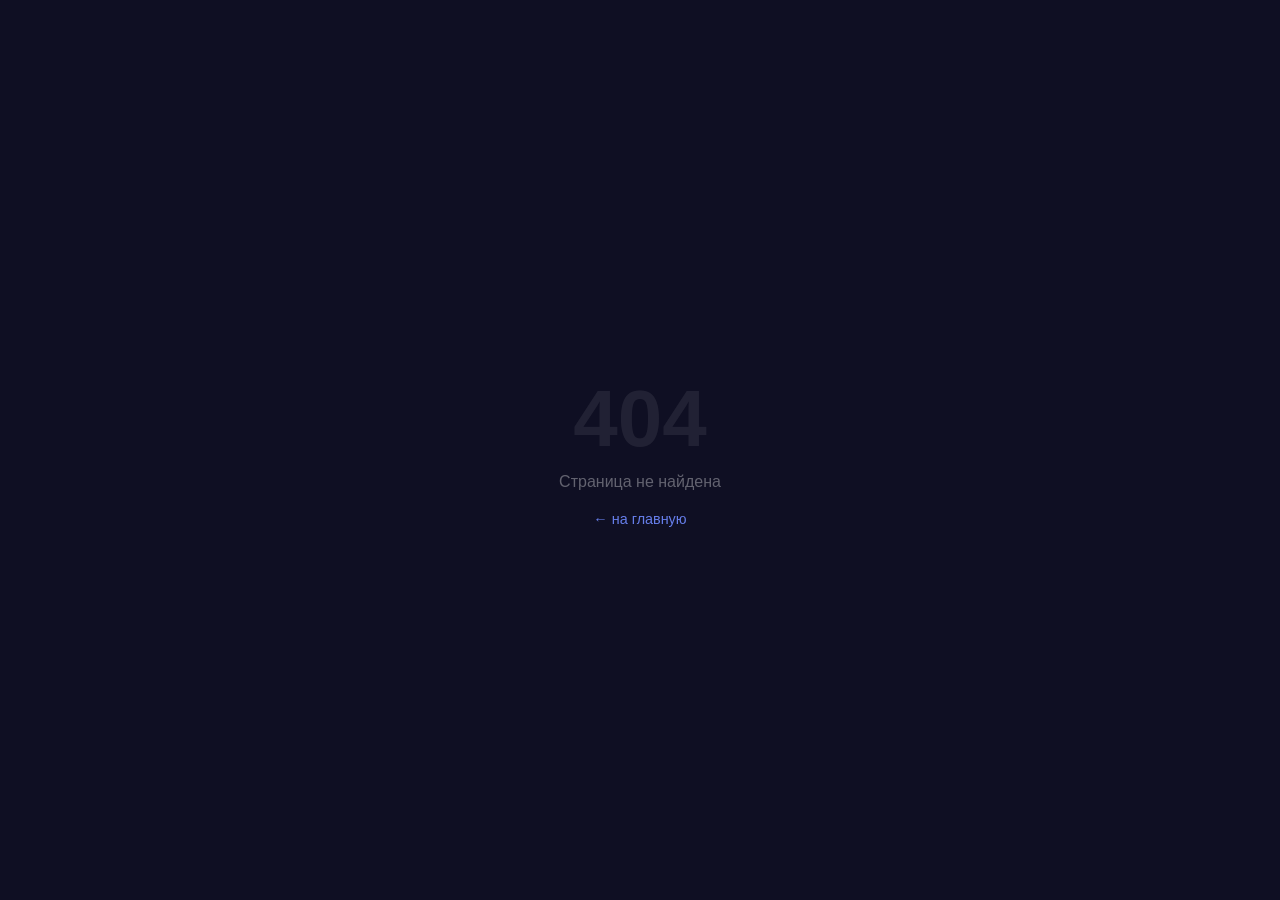
<file: dashboard.html>
﻿<!DOCTYPE html>
<html lang="ru">
<head>
    <meta charset="UTF-8">
    <meta name="viewport" content="width=device-width, initial-scale=1.0">
    <title>404 — Страница не найдена</title>
    <style>
        * { margin: 0; padding: 0; box-sizing: border-box; }
        body { font-family: "Segoe UI", sans-serif; background: #0f0f23; color: #fff;
               display: flex; align-items: center; justify-content: center; height: 100vh; }
        h1 { font-size: 5rem; color: rgba(255,255,255,0.08); font-weight: 700; }
        p  { color: rgba(255,255,255,0.35); font-size: 1rem; margin-top: 8px; }
        a  { color: #667eea; text-decoration: none; margin-top: 20px; display: inline-block; font-size: 0.9rem; }
    </style>
</head>
<body>
    <div style="text-align:center">
        <h1>404</h1>
        <p>Страница не найдена</p>
        <a href="https://nodum-tech.github.io/Nodum_site/">← на главную</a>
    </div>
</body>
</html>
</file>
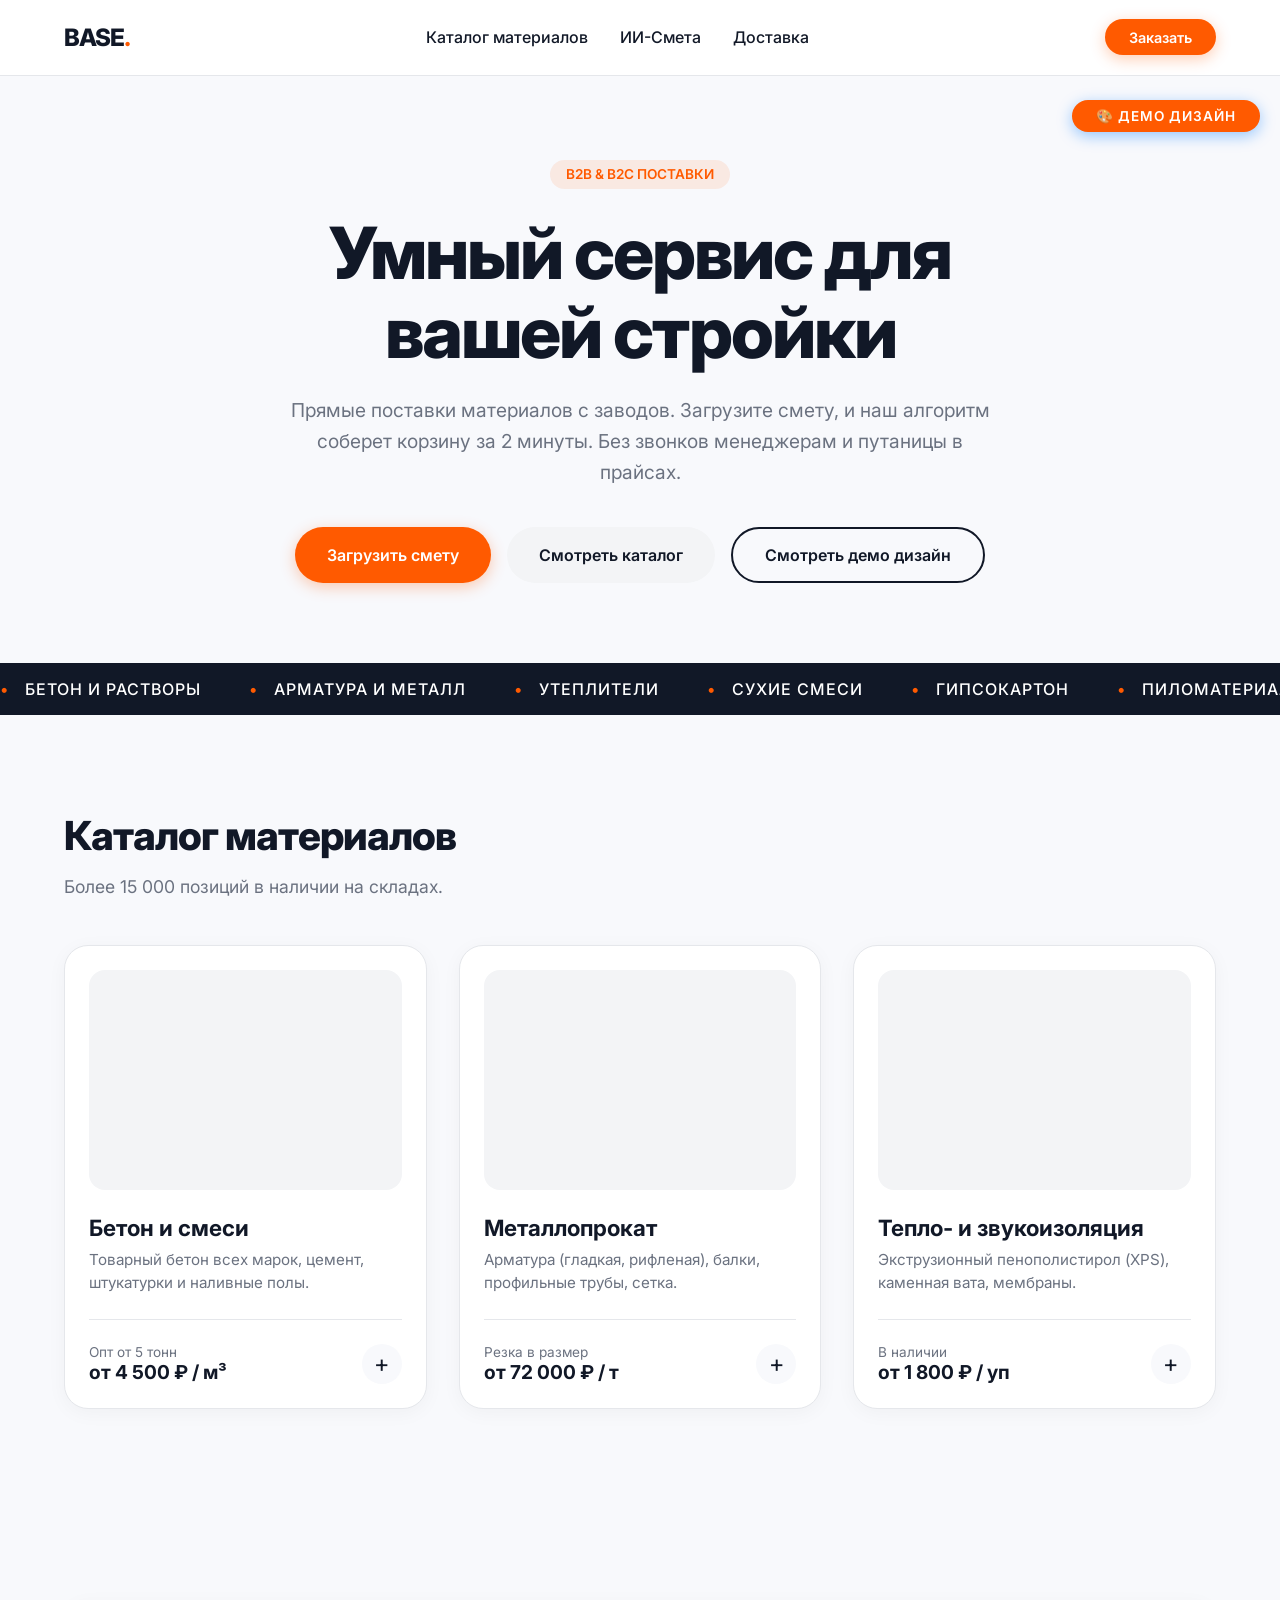
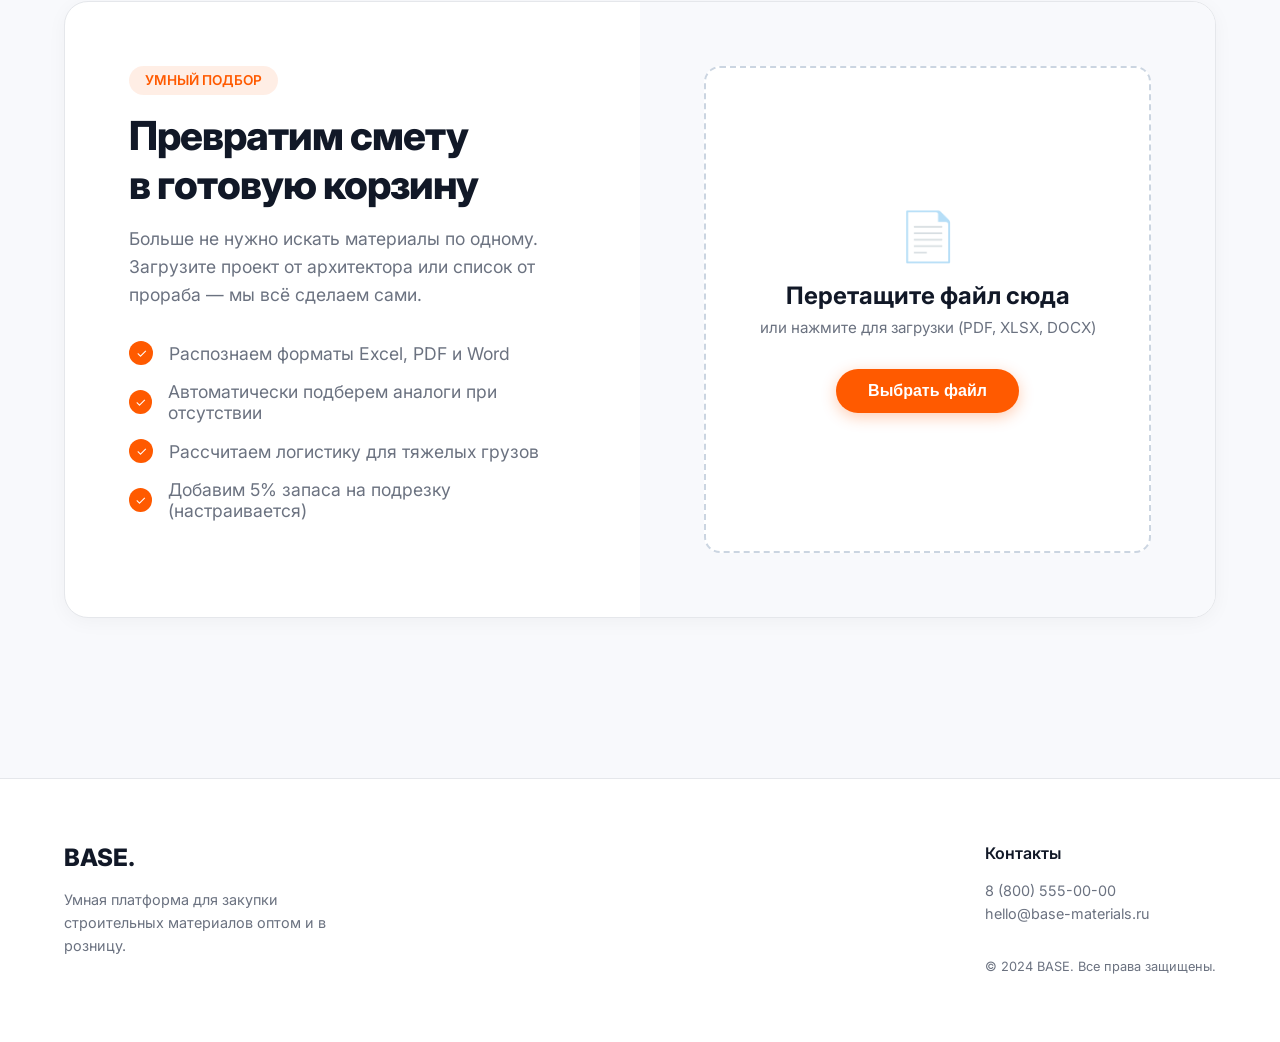
<file: lending_simply/base_stroy.html>
<!DOCTYPE html>
<html lang="ru">
<head>
    <meta charset="UTF-8">
    <meta name="viewport" content="width=device-width, initial-scale=1.0">
    <title>BASE | Умные поставки стройматериалов</title>
    <!-- Используем чистый, читаемый гротеск Inter -->
    <link href="https://fonts.googleapis.com/css2?family=Inter:wght@400;500;600;700;800&display=swap" rel="stylesheet">
    
    <style>
        :root {
            --bg-main: #f8f9fc;
            --surface: #ffffff;
            --text-dark: #111827;
            --text-muted: #6b7280;
            --accent: #FF5A00; /* Яркий строительный оранжевый */
            --accent-hover: #e04e00;
            --border: #e5e7eb;
            --radius-lg: 24px;
            --radius-md: 16px;
            --radius-sm: 8px;
            --shadow: 0 4px 20px rgba(0, 0, 0, 0.04);
            --shadow-hover: 0 12px 30px rgba(0, 0, 0, 0.08);
        }

        * { margin: 0; padding: 0; box-sizing: border-box; }

        body {
            background-color: var(--bg-main);
            color: var(--text-dark);
            font-family: 'Inter', sans-serif;
            -webkit-font-smoothing: antialiased;
            overflow-x: hidden;
        }

        /* --- БАЗОВЫЕ ЭЛЕМЕНТЫ --- */
        .btn {
            display: inline-flex;
            align-items: center;
            justify-content: center;
            padding: 1rem 2rem;
            border-radius: 100px;
            font-size: 1rem;
            font-weight: 600;
            text-decoration: none;
            transition: all 0.3s ease;
            cursor: pointer;
            border: none;
        }

        .btn-primary {
            background-color: var(--accent);
            color: white;
            box-shadow: 0 4px 15px rgba(255, 90, 0, 0.3);
        }

        .btn-primary:hover {
            background-color: var(--accent-hover);
            transform: translateY(-2px);
            box-shadow: 0 6px 20px rgba(255, 90, 0, 0.4);
        }

        .btn-secondary {
            background-color: #f3f4f6;
            color: var(--text-dark);
        }

        .btn-secondary:hover {
            background-color: #e5e7eb;
        }

        .tag {
            background: rgba(255, 90, 0, 0.1);
            color: var(--accent);
            padding: 0.4rem 1rem;
            border-radius: 100px;
            font-size: 0.85rem;
            font-weight: 600;
            display: inline-block;
        }

        /* --- ШАПКА --- */
        header {
            position: fixed;
            top: 0; left: 0; right: 0;
            background: rgba(255, 255, 255, 0.9);
            backdrop-filter: blur(12px);
            padding: 1.2rem 5%;
            display: flex;
            justify-content: space-between;
            align-items: center;
            z-index: 100;
            border-bottom: 1px solid var(--border);
        }

        .logo {
            font-size: 1.5rem;
            font-weight: 800;
            letter-spacing: -1px;
            color: var(--text-dark);
        }

        .logo span { color: var(--accent); }

        .nav-links {
            display: flex;
            gap: 2rem;
        }

        .nav-links a {
            color: var(--text-dark);
            text-decoration: none;
            font-weight: 500;
            transition: color 0.2s;
        }

        .nav-links a:hover { color: var(--accent); }

        /* --- ГЛАВНЫЙ ЭКРАН (HERO) --- */
        .hero {
            padding: 10rem 5% 5rem;
            display: flex;
            flex-direction: column;
            align-items: center;
            text-align: center;
            max-width: 1000px;
            margin: 0 auto;
        }

        .hero h1 {
            font-size: clamp(2.5rem, 6vw, 4.5rem);
            font-weight: 800;
            line-height: 1.1;
            letter-spacing: -2px;
            margin: 1.5rem 0;
        }

        .hero p {
            font-size: 1.2rem;
            color: var(--text-muted);
            line-height: 1.6;
            margin-bottom: 2.5rem;
            max-width: 700px;
        }

        .hero-actions {
            display: flex;
            gap: 1rem;
        }

        /* --- БЕГУЩАЯ СТРОКА --- */
        .ticker-wrap {
            background: var(--text-dark);
            padding: 1rem 0;
            overflow: hidden;
            width: 100%;
        }

        .ticker {
            display: flex;
            white-space: nowrap;
            animation: scroll 25s linear infinite;
        }

        .ticker span {
            color: white;
            font-size: 1rem;
            font-weight: 500;
            margin-right: 3rem;
            text-transform: uppercase;
            letter-spacing: 1px;
        }

        .ticker span::before {
            content: '•';
            color: var(--accent);
            margin-right: 1rem;
        }

        @keyframes scroll {
            0% { transform: translateX(0); }
            100% { transform: translateX(-50%); }
        }

        @keyframes fadeInUp {
            from { opacity: 0; transform: translateY(20px); }
            to { opacity: 1; transform: translateY(0); }
        }

        /* --- DEMO BADGE --- */
        .demo-badge {
            position: fixed;
            top: 100px;
            right: 20px;
            background: var(--accent);
            color: white;
            padding: 0.5rem 1.5rem;
            border-radius: 100px;
            font-size: 0.85rem;
            font-weight: 600;
            text-transform: uppercase;
            letter-spacing: 1px;
            z-index: 1000;
            box-shadow: 0 4px 15px rgba(0, 122, 255, 0.4);
        }

        .return-btn {
            position: fixed;
            bottom: 30px;
            right: 20px;
            background: var(--text-dark);
            color: white;
            padding: 1rem 2rem;
            border-radius: 100px;
            font-size: 0.9rem;
            font-weight: 600;
            z-index: 1000;
            box-shadow: 0 4px 20px rgba(0,0,0,0.2);
            transition: all 0.3s ease;
            text-decoration: none;
        }

        .return-btn:hover {
            background: var(--accent);
            transform: translateY(-2px);
        }

        /* --- КАТАЛОГ (КАРТОЧКИ) --- */
        .catalog {
            padding: 6rem 5%;
            max-width: 1400px;
            margin: 0 auto;
        }

        .section-title {
            font-size: 2.5rem;
            font-weight: 800;
            margin-bottom: 1rem;
            letter-spacing: -1px;
        }

        .section-subtitle {
            color: var(--text-muted);
            font-size: 1.1rem;
            margin-bottom: 3rem;
        }

        .grid {
            display: grid;
            grid-template-columns: repeat(auto-fit, minmax(320px, 1fr));
            gap: 2rem;
        }

        .card {
            background: var(--surface);
            border-radius: var(--radius-lg);
            border: 1px solid var(--border);
            padding: 1.5rem;
            box-shadow: var(--shadow);
            transition: all 0.3s ease;
        }

        .card:hover {
            transform: translateY(-5px);
            box-shadow: var(--shadow-hover);
            border-color: #d1d5db;
        }

        .card-img {
            height: 220px;
            border-radius: var(--radius-md);
            background-color: #f3f4f6;
            margin-bottom: 1.5rem;
            background-size: cover;
            background-position: center;
        }

        .card h3 {
            font-size: 1.4rem;
            font-weight: 700;
            margin-bottom: 0.5rem;
        }

        .card-desc {
            color: var(--text-muted);
            font-size: 0.95rem;
            line-height: 1.5;
            margin-bottom: 1.5rem;
            min-height: 40px;
        }

        .card-footer {
            display: flex;
            justify-content: space-between;
            align-items: center;
            padding-top: 1.5rem;
            border-top: 1px solid var(--border);
        }

        .price-label {
            font-size: 0.85rem;
            color: var(--text-muted);
            display: block;
        }

        .price-value {
            font-size: 1.2rem;
            font-weight: 700;
            color: var(--text-dark);
        }

        .add-btn {
            background: var(--bg-main);
            color: var(--text-dark);
            width: 40px;
            height: 40px;
            border-radius: 50%;
            display: flex;
            align-items: center;
            justify-content: center;
            text-decoration: none;
            font-size: 1.5rem;
            font-weight: 400;
            transition: 0.2s;
        }

        .card:hover .add-btn {
            background: var(--accent);
            color: white;
        }

        /* --- ИИ-СМЕТА (КЛЮЧЕВАЯ ФИЧА) --- */
        .ai-section {
            padding: 6rem 5%;
            max-width: 1400px;
            margin: 0 auto 4rem;
        }

        .ai-container {
            background: var(--surface);
            border-radius: var(--radius-lg);
            box-shadow: var(--shadow);
            border: 1px solid var(--border);
            display: flex;
            overflow: hidden;
        }

        .ai-content {
            flex: 1;
            padding: 4rem;
        }

        .ai-content h2 {
            font-size: 2.5rem;
            font-weight: 800;
            margin: 1rem 0;
            letter-spacing: -1px;
        }

        .ai-content ul {
            list-style: none;
            margin: 2rem 0;
        }

        .ai-content li {
            margin-bottom: 1rem;
            display: flex;
            align-items: center;
            font-size: 1.1rem;
            color: var(--text-muted);
        }

        .ai-content li::before {
            content: '✓';
            color: white;
            background: var(--accent);
            width: 24px;
            height: 24px;
            border-radius: 50%;
            display: inline-flex;
            align-items: center;
            justify-content: center;
            font-size: 0.8rem;
            margin-right: 1rem;
        }

        .ai-dropzone {
            flex: 1;
            background: var(--bg-main);
            padding: 4rem;
            display: flex;
            align-items: center;
            justify-content: center;
        }

        .drop-area {
            width: 100%;
            height: 100%;
            min-height: 300px;
            border: 2px dashed #cbd5e1;
            border-radius: var(--radius-md);
            display: flex;
            flex-direction: column;
            align-items: center;
            justify-content: center;
            text-align: center;
            background: white;
            cursor: pointer;
            transition: all 0.3s ease;
        }

        .drop-area:hover {
            border-color: var(--accent);
            background: #fffaf7;
        }

        .drop-icon {
            font-size: 3rem;
            margin-bottom: 1rem;
            opacity: 0.5;
        }

        /* --- ПОДВАЛ --- */
        footer {
            background: var(--surface);
            padding: 4rem 5%;
            border-top: 1px solid var(--border);
            display: flex;
            justify-content: space-between;
            align-items: flex-start;
        }

        .footer-logo {
            font-size: 1.5rem;
            font-weight: 800;
            margin-bottom: 1rem;
        }

        .footer-text {
            color: var(--text-muted);
            font-size: 0.9rem;
            line-height: 1.6;
            max-width: 300px;
        }

        @media(max-width: 900px) {
            .ai-container { flex-direction: column; }
            .ai-content, .ai-dropzone { padding: 2.5rem; }
            footer { flex-direction: column; gap: 2rem; }
        }
        @media(max-width: 600px) {
            .nav-links { display: none; } /* Для мобильных скроем ссылки в шапке */
            .hero-actions { flex-direction: column; width: 100%; }
            .hero h1 { font-size: 2.2rem; }
        }
    </style>
</head>
<body>

    <div class="demo-badge">🎨 Демо дизайн</div>
     

    <header>
        <div class="logo">BASE<span>.</span></div>
        <nav class="nav-links">
            <a href="#catalog">Каталог материалов</a>
            <a href="#ai">ИИ-Смета</a>
            <a href="#">Доставка</a>
        </nav>
        <a href="#ai" class="btn btn-primary" style="padding: 0.6rem 1.5rem; font-size: 0.9rem;">Заказать</a>
    </header>

    <section class="hero">
        <div class="tag">B2B & B2C ПОСТАВКИ</div>
        <h1>Умный сервис для<br>вашей стройки</h1>
        <p>Прямые поставки материалов с заводов. Загрузите смету, и наш алгоритм соберет корзину за 2 минуты. Без звонков менеджерам и путаницы в прайсах.</p>
        <div class="hero-actions">
            <a href="#ai" class="btn btn-primary">Загрузить смету</a>
            <a href="#catalog" class="btn btn-secondary">Смотреть каталог</a>
            <a href="../index.html#webdev" class="btn btn-secondary" style="background: transparent; border: 2px solid var(--text-dark);">Смотреть демо дизайн</a>
        </div>
    </section>

    <!-- Информационная бегущая строка -->
    <div class="ticker-wrap">
        <div class="ticker">
            <span>Бетон и растворы</span>
            <span>Арматура и металл</span>
            <span>Утеплители</span>
            <span>Сухие смеси</span>
            <span>Гипсокартон</span>
            <span>Пиломатериалы</span>
            <!-- Дублируем -->
            <span>Бетон и растворы</span>
            <span>Арматура и металл</span>
            <span>Утеплители</span>
            <span>Сухие смеси</span>
            <span>Гипсокартон</span>
            <span>Пиломатериалы</span>
        </div>
    </div>

    <section id="catalog" class="catalog">
        <h2 class="section-title">Каталог материалов</h2>
        <p class="section-subtitle">Более 15 000 позиций в наличии на складах.</p>

        <div class="grid">
            <!-- Карточка 1 -->
            <div class="card">
                <div class="card-img" style="background-image: url('https://images.unsplash.com/photo-1542485600-4b200e47087b?q=80&w=600&auto=format&fit=crop');"></div>
                <h3>Бетон и смеси</h3>
                <p class="card-desc">Товарный бетон всех марок, цемент, штукатурки и наливные полы.</p>
                <div class="card-footer">
                    <div>
                        <span class="price-label">Опт от 5 тонн</span>
                        <span class="price-value">от 4 500 ₽ / м³</span>
                    </div>
                    <a href="#" class="add-btn">+</a>
                </div>
            </div>

            <!-- Карточка 2 -->
            <div class="card">
                <div class="card-img" style="background-image: url('https://images.unsplash.com/photo-1533465358045-8c54152e008a?q=80&w=600&auto=format&fit=crop');"></div>
                <h3>Металлопрокат</h3>
                <p class="card-desc">Арматура (гладкая, рифленая), балки, профильные трубы, сетка.</p>
                <div class="card-footer">
                    <div>
                        <span class="price-label">Резка в размер</span>
                        <span class="price-value">от 72 000 ₽ / т</span>
                    </div>
                    <a href="#" class="add-btn">+</a>
                </div>
            </div>

            <!-- Карточка 3 -->
            <div class="card">
                <div class="card-img" style="background-image: url('https://images.unsplash.com/photo-1518688242491-0f4886f44383?q=80&w=600&auto=format&fit=crop');"></div>
                <h3>Тепло- и звукоизоляция</h3>
                <p class="card-desc">Экструзионный пенополистирол (XPS), каменная вата, мембраны.</p>
                <div class="card-footer">
                    <div>
                        <span class="price-label">В наличии</span>
                        <span class="price-value">от 1 800 ₽ / уп</span>
                    </div>
                    <a href="#" class="add-btn">+</a>
                </div>
            </div>
        </div>
    </section>

    <!-- Блок ИИ-сметы -->
    <section id="ai" class="ai-section">
        <div class="ai-container">
            <div class="ai-content">
                <div class="tag">УМНЫЙ ПОДБОР</div>
                <h2>Превратим смету <br>в готовую корзину</h2>
                <p style="color: var(--text-muted); font-size: 1.1rem; line-height: 1.6;">
                    Больше не нужно искать материалы по одному. Загрузите проект от архитектора или список от прораба — мы всё сделаем сами.
                </p>
                <ul>
                    <li>Распознаем форматы Excel, PDF и Word</li>
                    <li>Автоматически подберем аналоги при отсутствии</li>
                    <li>Рассчитаем логистику для тяжелых грузов</li>
                    <li>Добавим 5% запаса на подрезку (настраивается)</li>
                </ul>
            </div>
            
            <div class="ai-dropzone">
                <div class="drop-area" onclick="alert('Открытие окна выбора файла...')">
                    <div class="drop-icon">📄</div>
                    <h3 style="font-size: 1.5rem; font-weight: 700; margin-bottom: 0.5rem;">Перетащите файл сюда</h3>
                    <p style="color: var(--text-muted); font-size: 0.95rem;">или нажмите для загрузки (PDF, XLSX, DOCX)</p>
                    <button class="btn btn-primary" style="margin-top: 2rem; padding: 0.8rem 2rem;">Выбрать файл</button>
                </div>
            </div>
        </div>
    </section>

    <footer>
        <div>
            <div class="footer-logo">BASE.</div>
            <p class="footer-text">Умная платформа для закупки строительных материалов оптом и в розницу.</p>
        </div>
        <div>
            <p style="font-weight: 600; margin-bottom: 1rem;">Контакты</p>
            <p class="footer-text">8 (800) 555-00-00<br>hello@base-materials.ru</p>
            <p class="footer-text" style="margin-top: 2rem; font-size: 0.8rem;">© 2024 BASE. Все права защищены.</p>
        </div>
    </footer>

    <!-- Плавный скролл -->
    <script>
        document.querySelectorAll('a[href^="#"]').forEach(anchor => {
            anchor.addEventListener('click', function (e) {
                e.preventDefault();
                document.querySelector(this.getAttribute('href')).scrollIntoView({
                    behavior: 'smooth'
                });
            });
        });

        // Обработка якоря при загрузке страницы (для переходов с других страниц)
        window.addEventListener('load', function() {
            if (window.location.hash) {
                const element = document.querySelector(window.location.hash);
                if (element) {
                    setTimeout(() => {
                        element.scrollIntoView({ behavior: 'smooth' });
                    }, 100);
                }
            }
        });
    </script>
</body>
</html>
</file>
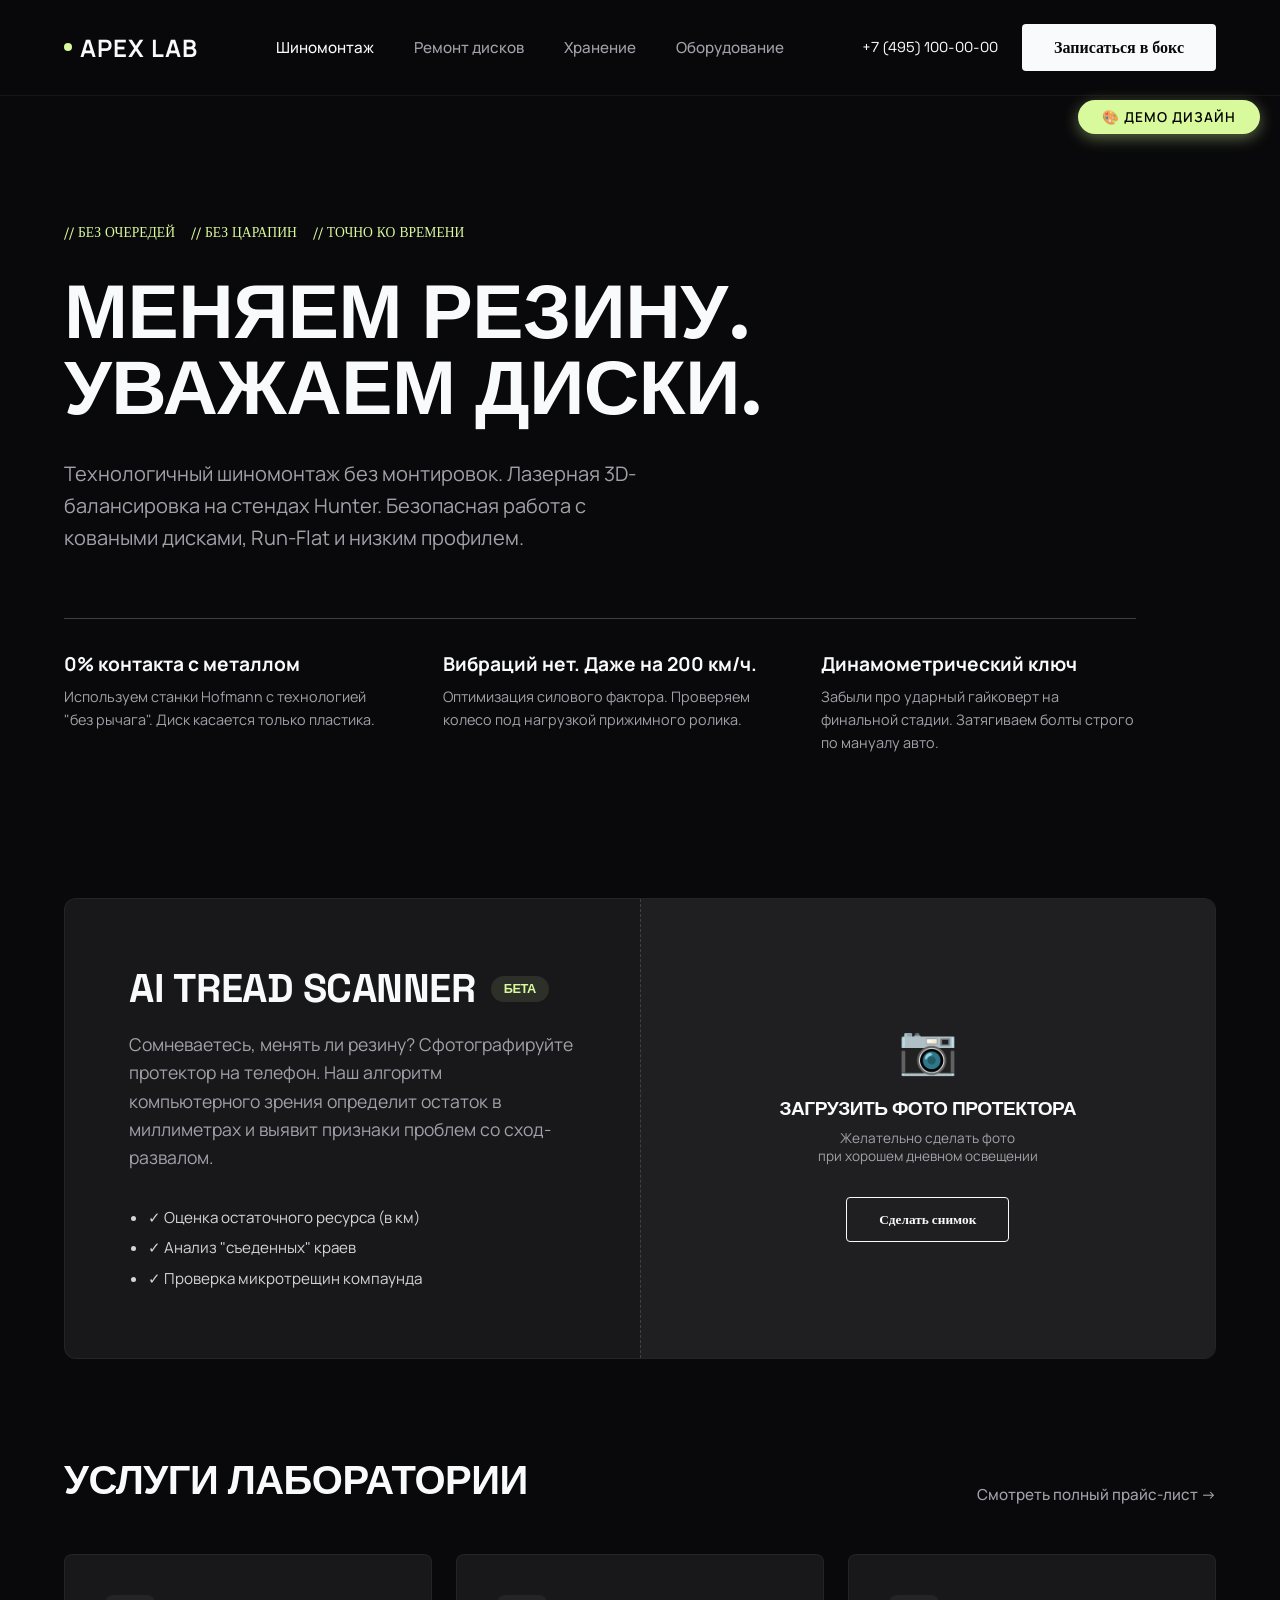
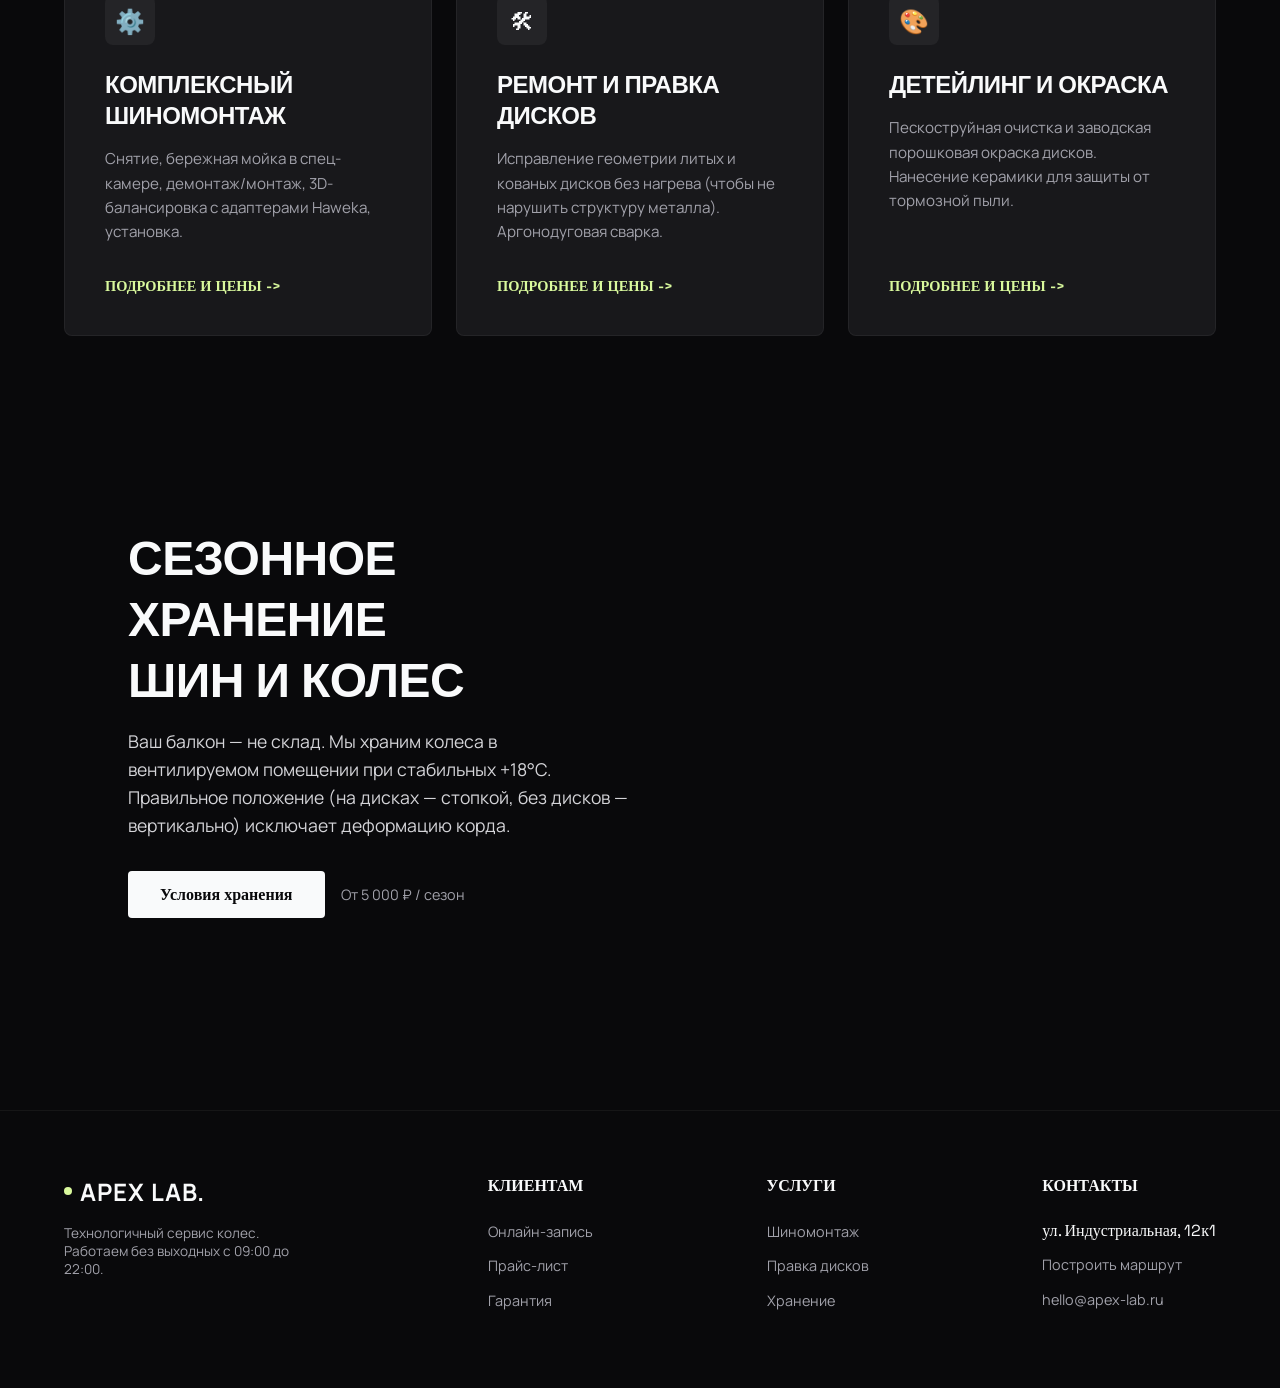
<file: lending_simply/mg_APEX.html>
<!DOCTYPE html>
<html lang="ru">
<head>
    <meta charset="UTF-8">
    <meta name="viewport" content="width=device-width, initial-scale=1.0">
    <title>APEX TIRE LAB | Высокотехнологичный шиномонтаж</title>
    <!-- Шрифты: Space Grotesk для техничности, Manrope для идеальной читаемости -->
    <link href="https://fonts.googleapis.com/css2?family=Manrope:wght@400;500;600&family=Space+Grotesk:wght@500;700&display=swap" rel="stylesheet">
    <style>
        :root {
            --bg: #09090b; /* Цвет мокрого асфальта */
            --surface: #18181b;
            --surface-hover: #27272a;
            --text-main: #f9fafb;
            --text-muted: #a1a1aa;
            --accent: #d9f99d; /* Лазерный лаймовый */
            --border: #3f3f46;
        }

        * { margin: 0; padding: 0; box-sizing: border-box; }
        body { font-family: 'Manrope', sans-serif; background-color: var(--bg); color: var(--text-main); overflow-x: hidden; }
        
        h1, h2, h3, .mono { font-family: 'Space Grotesk', sans-serif; text-transform: uppercase; letter-spacing: -0.5px; }
        a { text-decoration: none; color: inherit; }

        /* --- DEMO BADGE --- */
        .demo-badge {
            position: fixed;
            top: 100px;
            right: 20px;
            background: var(--accent);
            color: #000;
            padding: 0.5rem 1.5rem;
            border-radius: 100px;
            font-size: 0.85rem;
            font-weight: 600;
            text-transform: uppercase;
            letter-spacing: 1px;
            z-index: 1000;
            box-shadow: 0 4px 15px rgba(217, 249, 157, 0.4);
        }

        .return-btn {
            position: fixed;
            bottom: 30px;
            right: 20px;
            background: var(--text-main);
            color: var(--bg);
            padding: 1rem 2rem;
            border-radius: 4px;
            font-size: 0.9rem;
            font-weight: 600;
            z-index: 1000;
            box-shadow: 0 4px 20px rgba(0,0,0,0.2);
            transition: all 0.3s ease;
        }

        .return-btn:hover {
            background: var(--accent);
            color: #000;
            transform: translateY(-2px);
        }

        /* --- HEADER (Многостраничный) --- */
        header {
            display: flex; justify-content: space-between; align-items: center;
            padding: 1.5rem 5%; border-bottom: 1px solid rgba(255,255,255,0.05);
            position: sticky; top: 0; background: rgba(9, 9, 11, 0.85); backdrop-filter: blur(12px); z-index: 100;
        }
        .logo { font-size: 1.5rem; font-weight: 700; display: flex; align-items: center; gap: 8px; letter-spacing: 1px; }
        .logo span { display: block; width: 8px; height: 8px; background: var(--accent); border-radius: 50%; }
        
        .nav-links { display: flex; gap: 2.5rem; font-size: 0.95rem; font-weight: 500; }
        .nav-links a { color: var(--text-muted); transition: color 0.2s; }
        .nav-links a:hover, .nav-links a.active { color: var(--text-main); }

        .btn-primary {
            background: var(--text-main); color: var(--bg); font-family: 'Space Grotesk'; font-weight: 700;
            padding: 0.8rem 2rem; border-radius: 4px; transition: 0.3s;
        }
        .btn-primary:hover { background: var(--accent); }

        /* --- HERO --- */
        .hero { padding: 8rem 5% 6rem; max-width: 1200px; }
        .tag-wrap { display: flex; gap: 1rem; margin-bottom: 2rem; font-family: 'Space Grotesk'; font-size: 0.85rem; color: var(--accent); }
        .hero h1 { font-size: clamp(3rem, 6vw, 5.5rem); line-height: 1; margin-bottom: 2rem; }
        .hero p { font-size: 1.25rem; color: var(--text-muted); max-width: 600px; line-height: 1.6; margin-bottom: 3rem; }
        
        .features-row { display: flex; gap: 4rem; margin-top: 4rem; border-top: 1px solid var(--border); padding-top: 2rem; }
        .feature-item h4 { font-size: 1.2rem; margin-bottom: 0.5rem; }
        .feature-item p { color: var(--text-muted); font-size: 0.9rem; }

        /* --- AI БЛОК (Сканнер износа) --- */
        .ai-scanner {
            background: var(--surface); margin: 0 5% 6rem; border-radius: 12px; display: flex;
            border: 1px solid rgba(255,255,255,0.05); overflow: hidden;
        }
        .ai-info { flex: 1; padding: 4rem; }
        .ai-info h2 { font-size: 2.5rem; margin-bottom: 1rem; display: flex; align-items: center; gap: 1rem; }
        .ai-info h2 span { font-size: 0.8rem; background: rgba(217, 249, 157, 0.1); color: var(--accent); padding: 0.3rem 0.8rem; border-radius: 100px; }
        
        .ai-dropzone {
            flex: 1; background: #1f1f22; display: flex; flex-direction: column; align-items: center; justify-content: center;
            padding: 4rem; cursor: pointer; transition: 0.3s; border-left: 1px dashed var(--border);
        }
        .ai-dropzone:hover { background: #27272b; }
        .ai-dropzone .icon { font-size: 3rem; margin-bottom: 1rem; color: var(--text-muted); }

        /* --- HUB: УСЛУГИ И СЕРВИСЫ --- */
        .services-hub { padding: 0 5% 6rem; }
        .section-header { display: flex; justify-content: space-between; align-items: flex-end; margin-bottom: 3rem; }
        .section-header h2 { font-size: 2.5rem; }
        .link-ext { font-size: 0.95rem; font-weight: 500; color: var(--text-muted); transition: 0.3s; border-bottom: 1px solid transparent; }
        .link-ext:hover { color: var(--text-main); border-color: var(--text-main); }

        .service-grid { display: grid; grid-template-columns: repeat(auto-fit, minmax(350px, 1fr)); gap: 1.5rem; }
        .service-card {
            background: var(--surface); border: 1px solid rgba(255,255,255,0.05); padding: 2.5rem; border-radius: 8px;
            transition: 0.3s; display: flex; flex-direction: column; align-items: flex-start;
        }
        .service-card:hover { border-color: var(--border); transform: translateY(-3px); }
        .service-icon { width: 50px; height: 50px; border-radius: 8px; background: rgba(255,255,255,0.05); display: flex; align-items: center; justify-content: center; font-size: 1.5rem; margin-bottom: 1.5rem; }
        .service-card h3 { font-size: 1.5rem; margin-bottom: 1rem; }
        .service-card p { color: var(--text-muted); font-size: 0.95rem; line-height: 1.6; margin-bottom: 2rem; }
        .service-card a { margin-top: auto; font-family: 'Space Grotesk'; font-size: 0.9rem; font-weight: 700; color: var(--accent); }

        /* --- HUB: ХРАНЕНИЕ (Тизер) --- */
        .storage-teaser {
            margin: 0 5% 6rem; background: url('https://images.unsplash.com/photo-1578844251758-2f71da64c96f?q=80&w=1200&auto=format&fit=crop') center/cover;
            border-radius: 12px; overflow: hidden; position: relative; display: flex; align-items: center; padding: 6rem 4rem;
        }
        .storage-teaser::before { content: ''; position: absolute; top: 0; left: 0; width: 100%; height: 100%; background: linear-gradient(to right, rgba(9,9,11,0.95) 0%, rgba(9,9,11,0.4) 100%); }
        .storage-content { position: relative; z-index: 1; max-width: 500px; }
        .storage-content h2 { font-size: 3rem; margin-bottom: 1rem; }
        .storage-content p { color: #d4d4d8; font-size: 1.1rem; margin-bottom: 2rem; line-height: 1.6; }

        /* --- FOOTER --- */
        footer { border-top: 1px solid rgba(255,255,255,0.05); padding: 4rem 5%; display: flex; justify-content: space-between; flex-wrap: wrap; gap: 4rem; }
        .footer-col h4 { font-family: 'Space Grotesk'; color: var(--text-main); margin-bottom: 1.5rem; font-size: 1rem; }
        .footer-col ul { list-style: none; }
        .footer-col li { margin-bottom: 0.8rem; }
        .footer-col a { color: var(--text-muted); font-size: 0.9rem; transition: 0.2s; }
        .footer-col a:hover { color: var(--accent); }
    </style>
</head>
<body>

    <div class="demo-badge">🎨 Демо дизайн</div>
     

    <!-- Шапка с навигацией по многостраничнику -->
    <header>
        <a href="/index.html" class="logo"><span></span>APEX LAB</a>
        <nav class="nav-links">
            <a href="/services.html" class="active">Шиномонтаж</a>
            <a href="/repair.html">Ремонт дисков</a>
            <a href="/storage.html">Хранение</a>
            <a href="/equipment.html">Оборудование</a>
        </nav>
        <div style="display: flex; gap: 1.5rem; align-items: center;">
            <span style="font-family: 'Space Grotesk'; font-size: 0.9rem;">+7 (495) 100-00-00</span>
            <a href="/booking.html" class="btn-primary">Записаться в бокс</a>
        </div>
    </header>

    <section class="hero">
        <div class="tag-wrap">
            <span>// БЕЗ ОЧЕРЕДЕЙ</span>
            <span>// БЕЗ ЦАРАПИН</span>
            <span>// ТОЧНО КО ВРЕМЕНИ</span>
        </div>
        <h1>МЕНЯЕМ РЕЗИНУ.<br>УВАЖАЕМ ДИСКИ.</h1>
        <p>Технологичный шиномонтаж без монтировок. Лазерная 3D-балансировка на стендах Hunter. Безопасная работа с коваными дисками, Run-Flat и низким профилем.</p>
        
        <div class="features-row">
            <div class="feature-item">
                <h4>0% контакта с металлом</h4>
                <p>Используем станки Hofmann с технологией "без рычага". Диск касается только пластика.</p>
            </div>
            <div class="feature-item">
                <h4>Вибраций нет. Даже на 200 км/ч.</h4>
                <p>Оптимизация силового фактора. Проверяем колесо под нагрузкой прижимного ролика.</p>
            </div>
            <div class="feature-item">
                <h4>Динамометрический ключ</h4>
                <p>Забыли про ударный гайковерт на финальной стадии. Затягиваем болты строго по мануалу авто.</p>
            </div>
        </div>
    </section>

    <!-- ИИ-Фича для захвата лидов -->
    <div class="ai-scanner">
        <div class="ai-info">
            <h2>AI TREAD SCANNER <span>БЕТА</span></h2>
            <p style="color: var(--text-muted); font-size: 1.1rem; line-height: 1.6; margin-bottom: 2rem;">
                Сомневаетесь, менять ли резину? Сфотографируйте протектор на телефон. Наш алгоритм компьютерного зрения определит остаток в миллиметрах и выявит признаки проблем со сход-развалом.
            </p>
            <ul style="color: #d4d4d8; line-height: 2; font-size: 0.95rem; margin-left: 1.2rem;">
                <li>✓ Оценка остаточного ресурса (в км)</li>
                <li>✓ Анализ "съеденных" краев</li>
                <li>✓ Проверка микротрещин компаунда</li>
            </ul>
        </div>
        <div class="ai-dropzone" onclick="alert('Открытие камеры смартфона или файлового менеджера...')">
            <div class="icon">📷</div>
            <h3 style="margin-bottom: 0.5rem; font-size: 1.2rem;">Загрузить фото протектора</h3>
            <p style="color: var(--text-muted); font-size: 0.85rem; text-align: center;">Желательно сделать фото<br>при хорошем дневном освещении</p>
            <button class="btn-primary" style="margin-top: 2rem; background: transparent; border: 1px solid var(--text-main); color: var(--text-main);">Сделать снимок</button>
        </div>
    </div>

    <!-- Hub: Услуги (ссылки на внутренние страницы) -->
    <section class="services-hub">
        <div class="section-header">
            <h2>УСЛУГИ ЛАБОРАТОРИИ</h2>
            <a href="/services.html" class="link-ext">Смотреть полный прайс-лист →</a>
        </div>

        <div class="service-grid">
            <div class="service-card">
                <div class="service-icon">⚙️</div>
                <h3>Комплексный шиномонтаж</h3>
                <p>Снятие, бережная мойка в спец-камере, демонтаж/монтаж, 3D-балансировка с адаптерами Haweka, установка.</p>
                <a href="/services/tire-fitting.html">ПОДРОБНЕЕ И ЦЕНЫ -></a>
            </div>
            
            <div class="service-card">
                <div class="service-icon">🛠</div>
                <h3>Ремонт и правка дисков</h3>
                <p>Исправление геометрии литых и кованых дисков без нагрева (чтобы не нарушить структуру металла). Аргонодуговая сварка.</p>
                <a href="/repair.html">ПОДРОБНЕЕ И ЦЕНЫ -></a>
            </div>

            <div class="service-card">
                <div class="service-icon">🎨</div>
                <h3>Детейлинг и окраска</h3>
                <p>Пескоструйная очистка и заводская порошковая окраска дисков. Нанесение керамики для защиты от тормозной пыли.</p>
                <a href="/detailing.html">ПОДРОБНЕЕ И ЦЕНЫ -></a>
            </div>
        </div>
    </section>

    <!-- Hub: Сезонное хранение -->
    <section class="storage-teaser">
        <div class="storage-content">
            <h2>СЕЗОННОЕ ХРАНЕНИЕ<br>ШИН И КОЛЕС</h2>
            <p>Ваш балкон — не склад. Мы храним колеса в вентилируемом помещении при стабильных +18°C. Правильное положение (на дисках — стопкой, без дисков — вертикально) исключает деформацию корда.</p>
            <div style="display: flex; gap: 1rem;">
                <a href="/storage.html" class="btn-primary">Условия хранения</a>
                <span style="display: flex; align-items: center; color: var(--text-muted); font-size: 0.9rem;">От 5 000 ₽ / сезон</span>
            </div>
        </div>
    </section>

    <footer>
        <div>
            <div class="logo" style="margin-bottom: 1rem;"><span></span>APEX LAB.</div>
            <p style="color: var(--text-muted); font-size: 0.85rem; max-width: 250px;">Технологичный сервис колес. Работаем без выходных с 09:00 до 22:00.</p>
        </div>
        
        <div class="footer-col">
            <h4>КЛИЕНТАМ</h4>
            <ul>
                <li><a href="/booking.html">Онлайн-запись</a></li>
                <li><a href="/services.html">Прайс-лист</a></li>
                <li><a href="/warranty.html">Гарантия</a></li>
            </ul>
        </div>

        <div class="footer-col">
            <h4>УСЛУГИ</h4>
            <ul>
                <li><a href="/services/tire-fitting.html">Шиномонтаж</a></li>
                <li><a href="/repair.html">Правка дисков</a></li>
                <li><a href="/storage.html">Хранение</a></li>
            </ul>
        </div>

        <div class="footer-col">
            <h4>КОНТАКТЫ</h4>
            <ul>
                <li style="color: var(--text-main); font-family: 'Space Grotesk';">ул. Индустриальная, 12к1</li>
                <li><a href="https://yandex.ru/maps">Построить маршрут</a></li>
                <li><a href="mailto:hello@apex-lab.ru">hello@apex-lab.ru</a></li>
            </ul>
        </div>
    </footer>
    <script>
        // Обработка якоря при загрузке страницы (для переходов с других страниц)
        window.addEventListener('load', function() {
            if (window.location.hash) {
                const element = document.querySelector(window.location.hash);
                if (element) {
                    setTimeout(() => {
                        element.scrollIntoView({ behavior: 'smooth' });
                    }, 100);
                }
            }
        });
    </script>
</body>
</html>
</file>
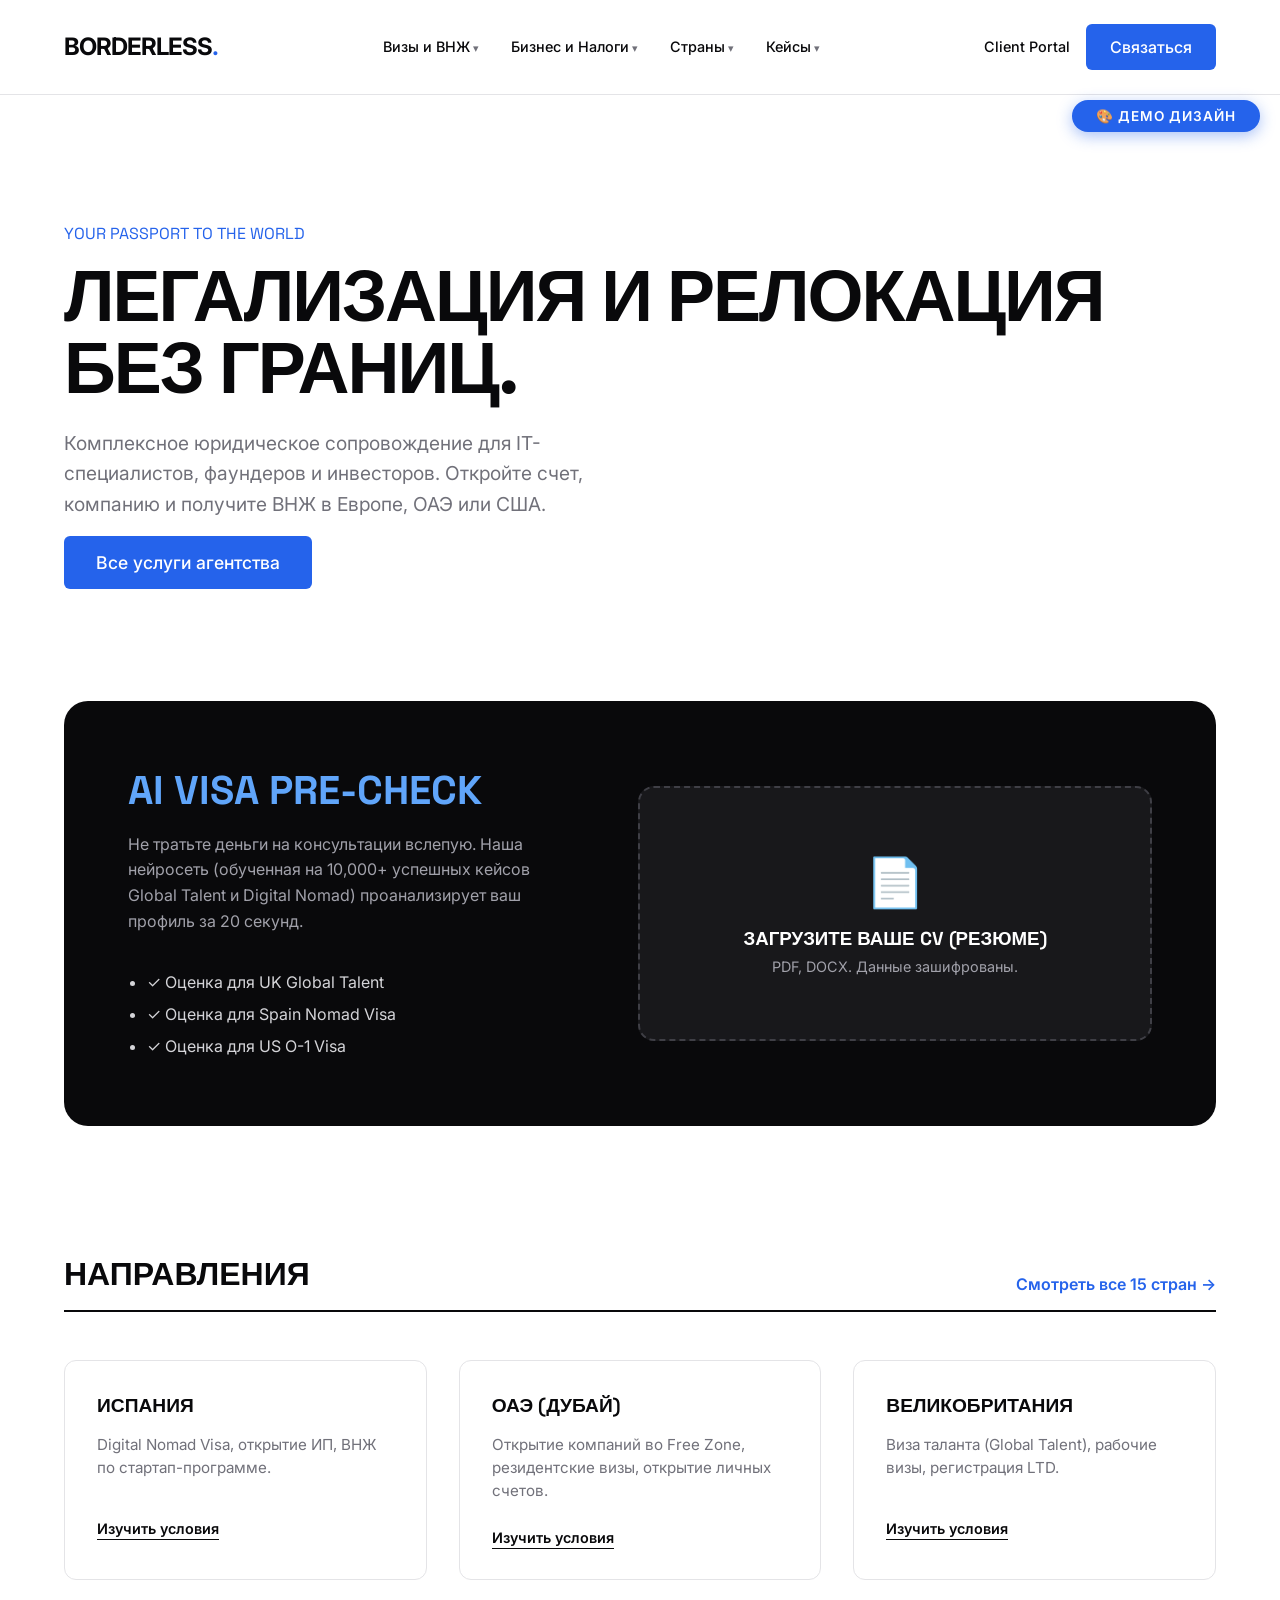
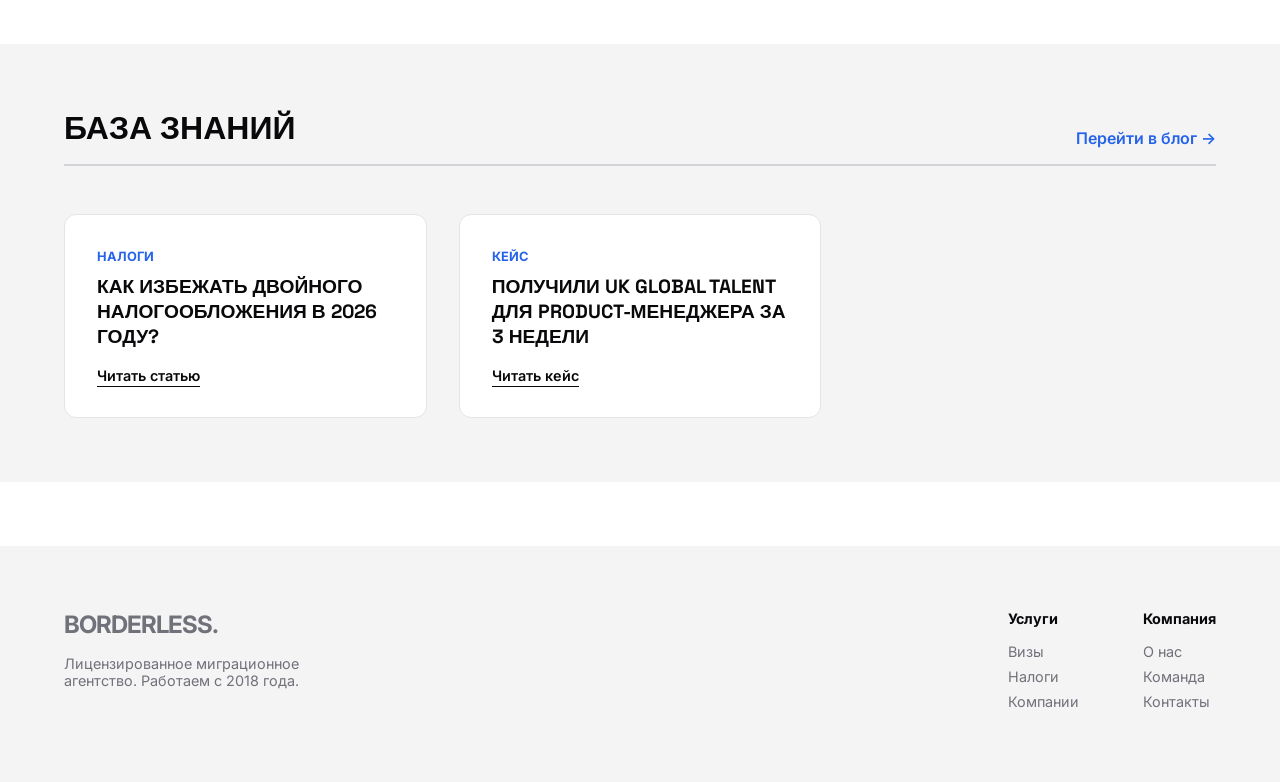
<file: lending_simply/mg_bordeless.html>
<!DOCTYPE html>
<html lang="ru">
<head>
    <meta charset="UTF-8">
    <meta name="viewport" content="width=device-width, initial-scale=1.0">
    <title>BORDERLESS | Global Mobility & Relocation</title>
    <!-- Строгие корпоративные, но современные шрифты -->
    <link href="https://fonts.googleapis.com/css2?family=Inter:wght@400;500;600;700&family=Space+Grotesk:wght@500;700&display=swap" rel="stylesheet">
    <style>
        :root {
            --bg: #ffffff;
            --surface: #f4f4f5;
            --text-main: #09090b;
            --text-muted: #71717a;
            --accent: #2563eb; /* Королевский синий */
            --accent-hover: #1d4ed8;
            --border: #e4e4e7;
        }

        * { margin: 0; padding: 0; box-sizing: border-box; }
        body { font-family: 'Inter', sans-serif; color: var(--text-main); background: var(--bg); }
        
        h1, h2, h3, .mono { font-family: 'Space Grotesk', sans-serif; text-transform: uppercase; }
        a { text-decoration: none; color: inherit; }

        /* --- DEMO BADGE --- */
        .demo-badge {
            position: fixed;
            top: 100px;
            right: 20px;
            background: var(--accent);
            color: white;
            padding: 0.5rem 1.5rem;
            border-radius: 100px;
            font-size: 0.85rem;
            font-weight: 600;
            text-transform: uppercase;
            letter-spacing: 1px;
            z-index: 1000;
            box-shadow: 0 4px 15px rgba(37, 99, 235, 0.4);
        }

        .return-btn {
            position: fixed;
            bottom: 30px;
            right: 20px;
            background: var(--text-main);
            color: white;
            padding: 1rem 2rem;
            border-radius: 6px;
            font-size: 0.9rem;
            font-weight: 600;
            z-index: 1000;
            box-shadow: 0 4px 20px rgba(0,0,0,0.2);
            transition: all 0.3s ease;
        }

        .return-btn:hover {
            background: var(--accent);
            color: white;
            transform: translateY(-2px);
        }

        /* --- HEADER (Многостраничный) --- */
        header {
            display: flex; justify-content: space-between; align-items: center;
            padding: 1.5rem 4rem; border-bottom: 1px solid var(--border);
            position: sticky; top: 0; background: rgba(255,255,255,0.9); backdrop-filter: blur(10px); z-index: 100;
        }
        .logo { font-weight: 700; font-size: 1.5rem; letter-spacing: -1px; }
        .logo span { color: var(--accent); }
        
        .nav-mega { display: flex; gap: 2rem; font-size: 0.9rem; font-weight: 500; }
        .nav-mega a:hover { color: var(--accent); }
        .nav-mega a::after { content: ' ▾'; font-size: 0.7rem; color: var(--text-muted); } /* Имитация выпадающего меню */

        .btn-primary { background: var(--accent); color: white; padding: 0.8rem 1.5rem; border-radius: 6px; font-weight: 500; transition: 0.2s; }
        .btn-primary:hover { background: var(--accent-hover); }

        /* --- HERO --- */
        .hero { padding: 8rem 4rem; max-width: 1200px; }
        .hero h1 { font-size: 4.5rem; line-height: 1; margin-bottom: 1.5rem; letter-spacing: -2px; }
        .hero p { font-size: 1.2rem; color: var(--text-muted); max-width: 600px; margin-bottom: 2rem; line-height: 1.6; }

        /* --- AI БЛОК (Лидогенерация) --- */
        .ai-checker { background: var(--text-main); color: white; padding: 4rem; border-radius: 24px; margin: 0 4rem 4rem; display: flex; gap: 4rem; align-items: center; }
        .ai-info { flex: 1; }
        .ai-info h2 { font-size: 2.5rem; color: #60a5fa; margin-bottom: 1rem; }
        .ai-dropzone { flex: 1; border: 2px dashed #3f3f46; border-radius: 16px; padding: 4rem 2rem; text-align: center; cursor: pointer; transition: 0.3s; background: #18181b; }
        .ai-dropzone:hover { border-color: #60a5fa; background: #27272a; }

        /* --- РАЗДЕЛЫ САЙТА (Тизеры) --- */
        .section-hub { padding: 4rem; }
        .hub-header { display: flex; justify-content: space-between; align-items: flex-end; border-bottom: 2px solid var(--text-main); padding-bottom: 1rem; margin-bottom: 3rem; }
        .hub-header h2 { font-size: 2rem; }
        .link-all { font-weight: 600; color: var(--accent); }

        .grid-cards { display: grid; grid-template-columns: repeat(3, 1fr); gap: 2rem; }
        .card { border: 1px solid var(--border); padding: 2rem; border-radius: 12px; transition: 0.3s; }
        .card:hover { box-shadow: 0 10px 30px rgba(0,0,0,0.05); transform: translateY(-5px); }
        .card h3 { font-size: 1.2rem; margin-bottom: 1rem; }
        .card p { color: var(--text-muted); font-size: 0.95rem; margin-bottom: 1.5rem; line-height: 1.5; min-height: 60px; }
        .card a { font-size: 0.9rem; font-weight: 600; border-bottom: 1px solid var(--text-main); padding-bottom: 2px; }

        /* --- FOOTER --- */
        footer { background: var(--surface); padding: 4rem; display: flex; justify-content: space-between; margin-top: 4rem; font-size: 0.9rem; color: var(--text-muted); }
        .footer-cols { display: flex; gap: 4rem; }
        .footer-col ul { list-style: none; margin-top: 1rem; }
        .footer-col li { margin-bottom: 0.5rem; }
    </style>
</head>
<body>

    <div class="demo-badge">🎨 Демо дизайн</div>
     

    <!-- Шапка многостраничника -->
    <header>
        <a href="/" class="logo">BORDERLESS<span>.</span></a>
        <nav class="nav-mega">
            <a href="/visas.html">Визы и ВНЖ</a>
            <a href="/business.html">Бизнес и Налоги</a>
            <a href="/destinations.html">Страны</a>
            <a href="/cases.html">Кейсы</a>
        </nav>
        <div style="display: flex; gap: 1rem; align-items: center;">
            <a href="/login" style="font-weight: 500; font-size: 0.9rem;">Client Portal</a>
            <a href="/contact.html" class="btn-primary">Связаться</a>
        </div>
    </header>

    <section class="hero">
        <div style="font-family: 'Space Grotesk'; color: var(--accent); margin-bottom: 1rem;">YOUR PASSPORT TO THE WORLD</div>
        <h1>ЛЕГАЛИЗАЦИЯ И РЕЛОКАЦИЯ БЕЗ ГРАНИЦ.</h1>
        <p>Комплексное юридическое сопровождение для IT-специалистов, фаундеров и инвесторов. Откройте счет, компанию и получите ВНЖ в Европе, ОАЭ или США.</p>
        <a href="/services.html" class="btn-primary" style="padding: 1rem 2rem; font-size: 1.1rem;">Все услуги агентства</a>
    </section>

    <!-- AI Feature -->
    <section class="ai-checker">
        <div class="ai-info">
            <h2>AI VISA PRE-CHECK</h2>
            <p style="color: #a1a1aa; line-height: 1.6; margin-bottom: 2rem;">Не тратьте деньги на консультации вслепую. Наша нейросеть (обученная на 10,000+ успешных кейсов Global Talent и Digital Nomad) проанализирует ваш профиль за 20 секунд.</p>
            <ul style="color: #d4d4d8; margin-left: 1.2rem; line-height: 2;">
                <li>✓ Оценка для UK Global Talent</li>
                <li>✓ Оценка для Spain Nomad Visa</li>
                <li>✓ Оценка для US O-1 Visa</li>
            </ul>
        </div>
        <div class="ai-dropzone">
            <div style="font-size: 3rem; margin-bottom: 1rem;">📄</div>
            <h3 style="margin-bottom: 0.5rem;">Загрузите ваше CV (Резюме)</h3>
            <p style="color: #a1a1aa; font-size: 0.9rem;">PDF, DOCX. Данные зашифрованы.</p>
        </div>
    </section>

    <!-- Тизер раздела: Популярные направления -->
    <section class="section-hub">
        <div class="hub-header">
            <h2>Направления</h2>
            <a href="/destinations.html" class="link-all">Смотреть все 15 стран →</a>
        </div>
        <div class="grid-cards">
            <div class="card">
                <h3>Испания</h3>
                <p>Digital Nomad Visa, открытие ИП, ВНЖ по стартап-программе.</p>
                <a href="/spain.html">Изучить условия</a>
            </div>
            <div class="card">
                <h3>ОАЭ (Дубай)</h3>
                <p>Открытие компаний во Free Zone, резидентские визы, открытие личных счетов.</p>
                <a href="/uae.html">Изучить условия</a>
            </div>
            <div class="card">
                <h3>Великобритания</h3>
                <p>Виза таланта (Global Talent), рабочие визы, регистрация LTD.</p>
                <a href="/uk.html">Изучить условия</a>
            </div>
        </div>
    </section>

    <!-- Тизер раздела: Блог / База знаний -->
    <section class="section-hub" style="background: var(--surface); margin: 0; padding: 4rem;">
        <div class="hub-header" style="border-color: #d4d4d8;">
            <h2>База знаний</h2>
            <a href="/blog.html" class="link-all">Перейти в блог →</a>
        </div>
        <div class="grid-cards">
            <div class="card" style="background: white;">
                <p style="font-size: 0.8rem; color: var(--accent); font-weight: 700; margin-bottom: 0.5rem; min-height: auto;">НАЛОГИ</p>
                <h3 style="margin-bottom: 1rem;">Как избежать двойного налогообложения в 2026 году?</h3>
                <a href="/blog/taxes-2026.html">Читать статью</a>
            </div>
            <div class="card" style="background: white;">
                <p style="font-size: 0.8rem; color: var(--accent); font-weight: 700; margin-bottom: 0.5rem; min-height: auto;">КЕЙС</p>
                <h3 style="margin-bottom: 1rem;">Получили UK Global Talent для Product-менеджера за 3 недели</h3>
                <a href="/blog/case-uk-pm.html">Читать кейс</a>
            </div>
        </div>
    </section>

    <footer>
        <div>
            <div class="logo">BORDERLESS.</div>
            <p style="margin-top: 1rem; max-width: 250px;">Лицензированное миграционное агентство. Работаем с 2018 года.</p>
        </div>
        <div class="footer-cols">
            <div class="footer-col">
                <strong style="color: var(--text-main);">Услуги</strong>
                <ul><li><a href="/visas.html">Визы</a></li><li><a href="/taxes.html">Налоги</a></li><li><a href="/incorporation.html">Компании</a></li></ul>
            </div>
            <div class="footer-col">
                <strong style="color: var(--text-main);">Компания</strong>
                <ul><li><a href="/about.html">О нас</a></li><li><a href="/team.html">Команда</a></li><li><a href="/contacts.html">Контакты</a></li></ul>
            </div>
        </div>
    </footer>
    <script>
        // Обработка якоря при загрузке страницы (для переходов с других страниц)
        window.addEventListener('load', function() {
            if (window.location.hash) {
                const element = document.querySelector(window.location.hash);
                if (element) {
                    setTimeout(() => {
                        element.scrollIntoView({ behavior: 'smooth' });
                    }, 100);
                }
            }
        });
    </script>
</body>
</html>
</file>
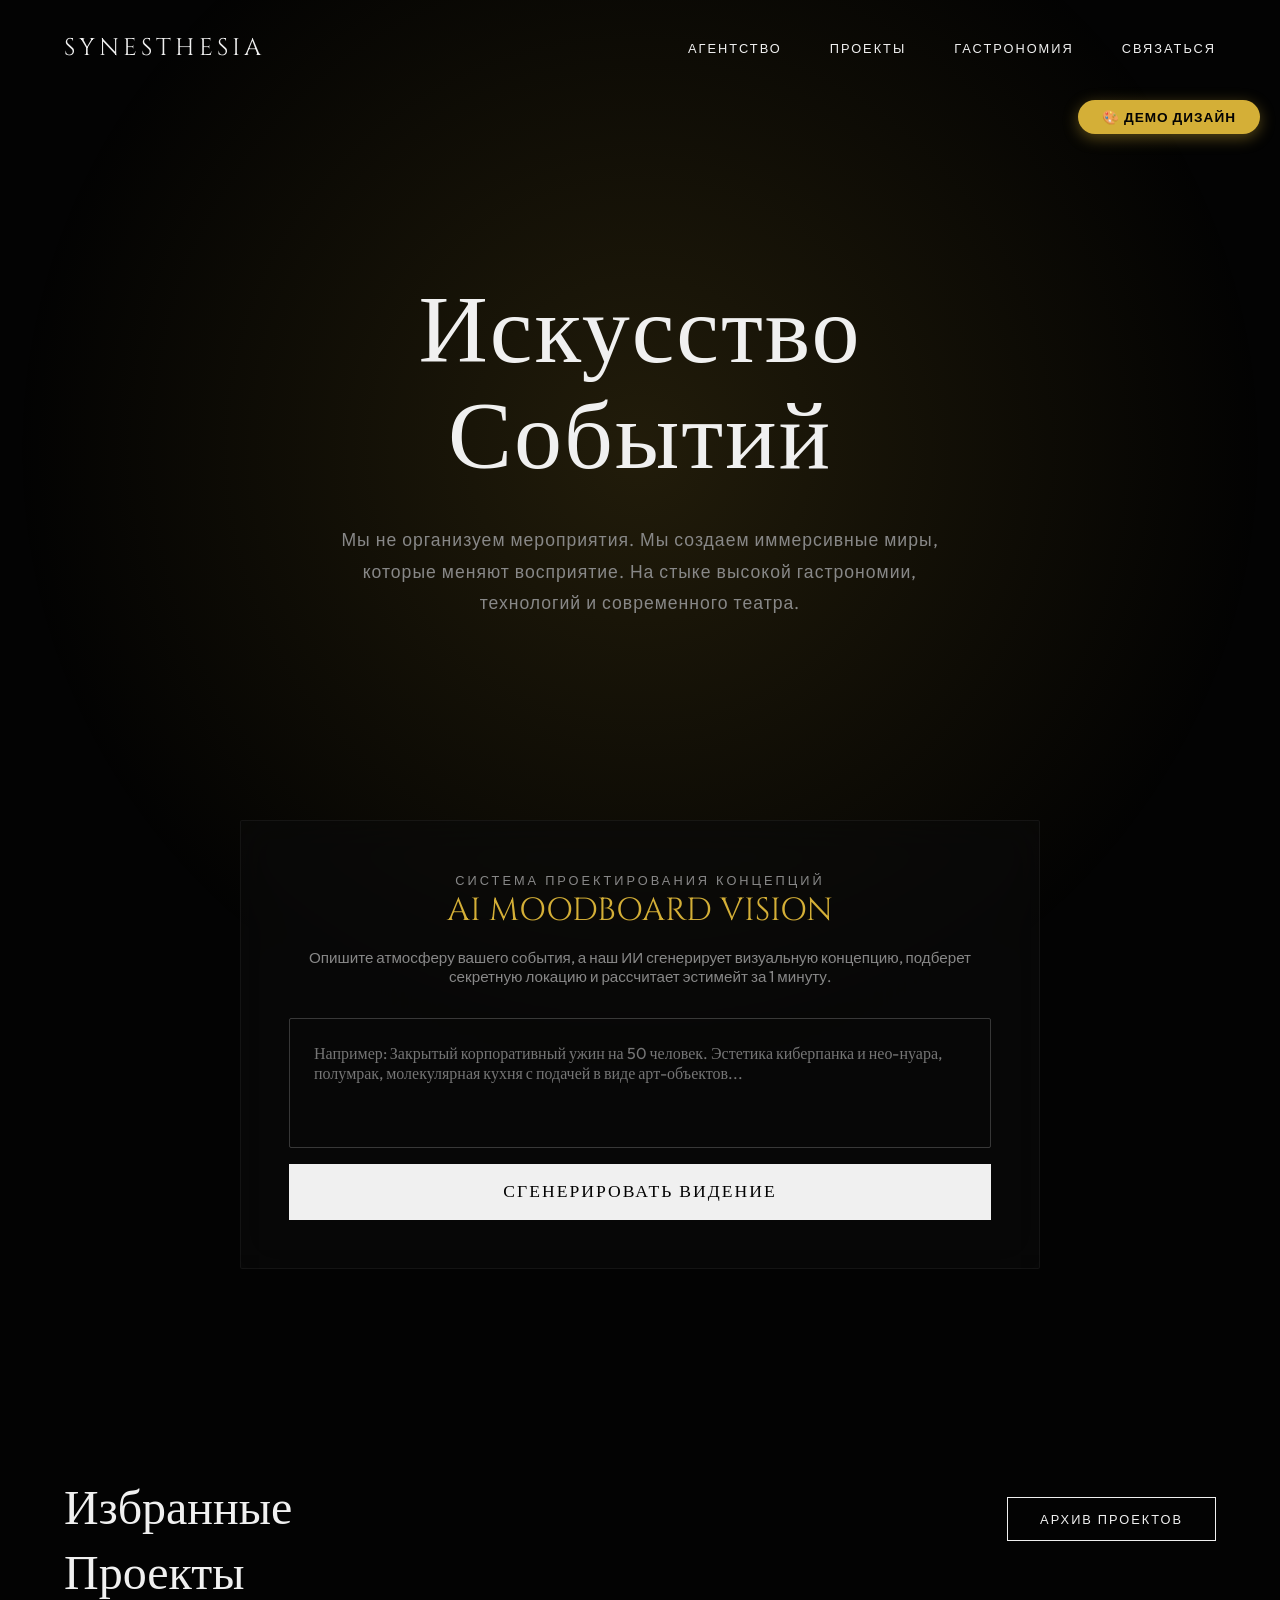
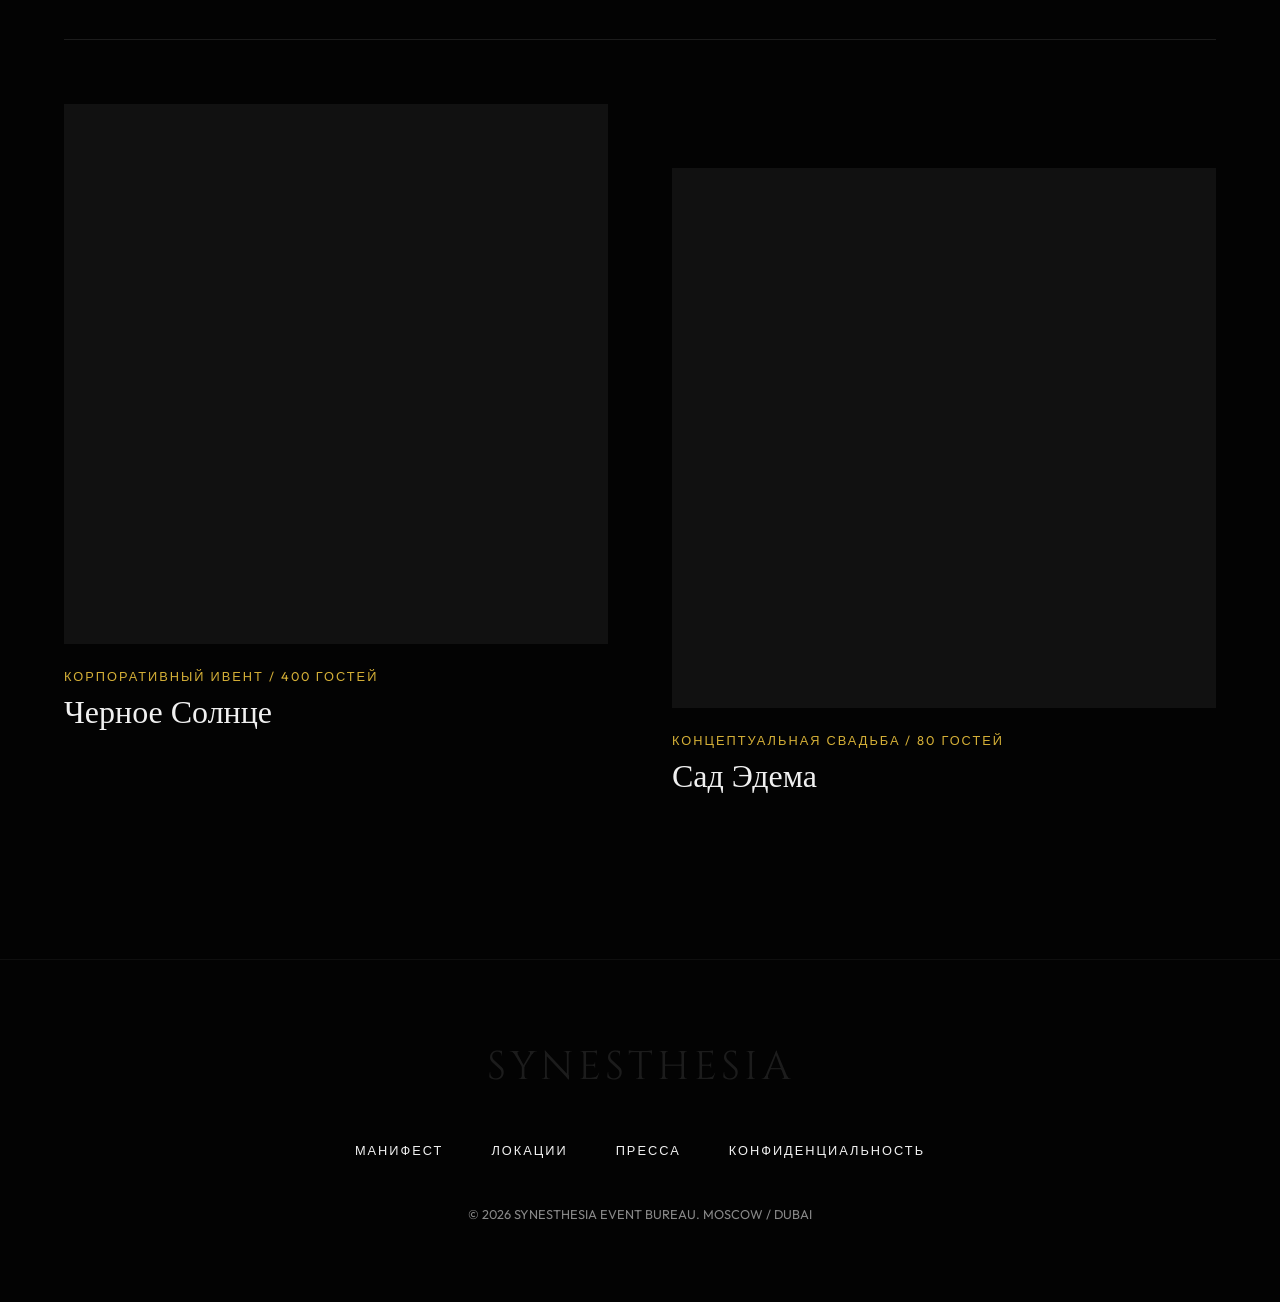
<file: lending_simply/mg_SYNESTHESIA.html>
<!DOCTYPE html>
<html lang="ru">
<head>
    <meta charset="UTF-8">
    <meta name="viewport" content="width=device-width, initial-scale=1.0">
    <title>SYNESTHESIA | Immersive Event Design</title>
    <!-- Элегантная шрифтовая пара -->
    <link href="https://fonts.googleapis.com/css2?family=Cinzel:wght@400;500;600&family=Outfit:wght@300;400;500&display=swap" rel="stylesheet">
    <style>
        :root {
            --bg: #030303;
            --surface: #0a0a0a;
            --text-main: #f0f0f0;
            --text-muted: #888888;
            --accent: #d4af37; /* Старое золото */
            --glow: rgba(212, 175, 55, 0.15);
        }

        * { margin: 0; padding: 0; box-sizing: border-box; }
        body { background: var(--bg); color: var(--text-main); font-family: 'Outfit', sans-serif; overflow-x: hidden; }
        
        h1, h2, h3, .serif { font-family: 'Cinzel', serif; font-weight: 400; }
        a { text-decoration: none; color: inherit; }

        /* --- DEMO BADGE --- */
        .demo-badge {
            position: fixed;
            top: 100px;
            right: 20px;
            background: var(--accent);
            color: var(--bg);
            padding: 0.5rem 1.5rem;
            border-radius: 100px;
            font-size: 0.85rem;
            font-weight: 600;
            text-transform: uppercase;
            letter-spacing: 1px;
            z-index: 1000;
            box-shadow: 0 4px 15px rgba(212, 175, 55, 0.4);
        }

        .return-btn {
            position: fixed;
            bottom: 30px;
            right: 20px;
            background: var(--text-main);
            color: var(--bg);
            padding: 1rem 2rem;
            border-radius: 2px;
            font-size: 0.9rem;
            font-weight: 600;
            z-index: 1000;
            box-shadow: 0 4px 20px rgba(0,0,0,0.2);
            transition: all 0.3s ease;
        }

        .return-btn:hover {
            background: var(--accent);
            color: var(--bg);
            transform: translateY(-2px);
        }

        /* Имитация красивого WebGL свечения на фоне */
        body::before {
            content: ''; position: fixed; top: -50%; left: -50%; width: 200vw; height: 200vh;
            background: radial-gradient(circle at 50% 50%, var(--glow) 0%, transparent 40%);
            z-index: -1; animation: breathe 10s ease-in-out infinite alternate; pointer-events: none;
        }
        @keyframes breathe { 0% { transform: scale(1); } 100% { transform: scale(1.2); opacity: 0.5; } }

        /* --- HEADER --- */
        header {
            display: flex; justify-content: space-between; align-items: center;
            padding: 2rem 5%; position: absolute; top: 0; width: 100%; z-index: 100;
        }
        .logo { font-size: 1.5rem; letter-spacing: 4px; }
        .nav-links { display: flex; gap: 3rem; font-size: 0.8rem; text-transform: uppercase; letter-spacing: 2px; }
        .nav-links a { transition: color 0.3s; }
        .nav-links a:hover { color: var(--accent); }

        /* --- HERO --- */
        .hero { height: 100vh; display: flex; flex-direction: column; justify-content: center; align-items: center; text-align: center; padding: 0 5%; }
        .hero h1 { font-size: clamp(3rem, 8vw, 6rem); letter-spacing: 2px; margin-bottom: 2rem; line-height: 1.1; }
        .hero p { font-size: 1.1rem; color: var(--text-muted); max-width: 600px; line-height: 1.8; letter-spacing: 1px; }

        /* --- AI PROMPT GENERATOR --- */
        .ai-generator {
            background: rgba(10,10,10,0.6); backdrop-filter: blur(20px); border: 1px solid rgba(255,255,255,0.05);
            max-width: 800px; margin: -5rem auto 8rem; padding: 3rem; border-radius: 2px; text-align: center; position: relative; z-index: 10;
        }
        .ai-generator h2 { font-size: 2rem; margin-bottom: 1rem; color: var(--accent); }
        .prompt-box { display: flex; flex-direction: column; gap: 1rem; margin-top: 2rem; }
        .prompt-box textarea {
            background: transparent; border: 1px solid rgba(255,255,255,0.2); color: white; padding: 1.5rem; font-family: 'Outfit';
            font-size: 1rem; resize: none; border-radius: 2px; outline: none; transition: 0.3s;
        }
        .prompt-box textarea:focus { border-color: var(--accent); box-shadow: 0 0 20px var(--glow); }
        .btn-generate {
            background: var(--text-main); color: var(--bg); border: none; padding: 1rem 2rem; font-family: 'Cinzel'; font-size: 1.1rem;
            cursor: pointer; transition: 0.4s; text-transform: uppercase; letter-spacing: 2px;
        }
        .btn-generate:hover { background: var(--accent); }

        /* --- ПОРТФОЛИО (Тизер многостраничности) --- */
        .portfolio-hub { padding: 5rem 5%; }
        .section-header { display: flex; justify-content: space-between; align-items: baseline; margin-bottom: 4rem; border-bottom: 1px solid rgba(255,255,255,0.1); padding-bottom: 2rem; }
        .section-header h2 { font-size: 3rem; }
        .view-all { font-size: 0.8rem; text-transform: uppercase; letter-spacing: 2px; border: 1px solid var(--text-main); padding: 0.8rem 2rem; transition: 0.3s; }
        .view-all:hover { background: var(--text-main); color: var(--bg); }

        .project-grid { display: grid; grid-template-columns: 1fr 1fr; gap: 4rem; }
        .project-card { display: block; cursor: pointer; }
        .project-img { width: 100%; height: 60vh; background: #111; margin-bottom: 1.5rem; background-size: cover; background-position: center; filter: grayscale(50%); transition: 0.5s; }
        .project-card:hover .project-img { filter: grayscale(0%); transform: scale(1.02); }
        .project-meta { font-size: 0.8rem; color: var(--accent); letter-spacing: 2px; text-transform: uppercase; margin-bottom: 0.5rem; display: block;}
        .project-card h3 { font-size: 2rem; }

        /* --- FOOTER --- */
        footer { border-top: 1px solid rgba(255,255,255,0.05); padding: 5rem 5%; margin-top: 5rem; text-align: center; }
        .footer-nav { display: flex; justify-content: center; gap: 3rem; margin: 3rem 0; font-size: 0.8rem; text-transform: uppercase; letter-spacing: 2px; }
    </style>
</head>
<body>

    <div class="demo-badge">🎨 Демо дизайн</div>
     

    <header>
        <a href="/index.html" class="logo serif">SYNESTHESIA</a>
        <nav class="nav-links">
            <a href="/agency.html">Агентство</a>
            <a href="/projects.html">Проекты</a>
            <a href="/catering.html">Гастрономия</a>
            <a href="/contact.html">Связаться</a>
        </nav>
    </header>

    <section class="hero">
        <h1>Искусство<br>Событий</h1>
        <p>Мы не организуем мероприятия. Мы создаем иммерсивные миры, которые меняют восприятие. На стыке высокой гастрономии, технологий и современного театра.</p>
    </section>

    <!-- ИИ Блок для вовлечения клиента -->
    <section class="ai-generator">
        <span style="font-size: 0.8rem; letter-spacing: 3px; color: var(--text-muted); text-transform: uppercase;">Система проектирования концепций</span>
        <h2>AI MOODBOARD VISION</h2>
        <p style="color: var(--text-muted); font-size: 0.95rem; margin-top: 1rem;">Опишите атмосферу вашего события, а наш ИИ сгенерирует визуальную концепцию, подберет секретную локацию и рассчитает эстимейт за 1 минуту.</p>
        
        <div class="prompt-box">
            <textarea rows="4" placeholder="Например: Закрытый корпоративный ужин на 50 человек. Эстетика киберпанка и нео-нуара, полумрак, молекулярная кухня с подачей в виде арт-объектов..."></textarea>
            <button class="btn-generate" onclick="alert('Генерация визуальной концепции...')">Сгенерировать видение</button>
        </div>
    </section>

    <!-- Тизер портфолио -->
    <section class="portfolio-hub">
        <div class="section-header">
            <h2>Избранные <br>Проекты</h2>
            <a href="/projects.html" class="view-all">Архив проектов</a>
        </div>

        <div class="project-grid">
            <a href="/projects/eclipse.html" class="project-card">
                <div class="project-img" style="background-image: url('https://images.unsplash.com/photo-1514525253161-7a46d19cd819?q=80&w=800&auto=format&fit=crop');"></div>
                <span class="project-meta">Корпоративный ивент / 400 гостей</span>
                <h3>Черное Солнце</h3>
            </a>
            
            <a href="/projects/genesis.html" class="project-card" style="margin-top: 4rem;"> <!-- Смещение для журнальной верстки -->
                <div class="project-img" style="background-image: url('https://images.unsplash.com/photo-1519225421980-715cb0215aed?q=80&w=800&auto=format&fit=crop');"></div>
                <span class="project-meta">Концептуальная свадьба / 80 гостей</span>
                <h3>Сад Эдема</h3>
            </a>
        </div>
    </section>

    <footer>
        <div class="logo serif" style="font-size: 2.5rem; color: rgba(255,255,255,0.1);">SYNESTHESIA</div>
        <div class="footer-nav">
            <a href="/manifesto.html">Манифест</a>
            <a href="/locations.html">Локации</a>
            <a href="/press.html">Пресса</a>
            <a href="/legal.html">Конфиденциальность</a>
        </div>
        <p style="color: var(--text-muted); font-size: 0.8rem;">© 2026 SYNESTHESIA EVENT BUREAU. MOSCOW / DUBAI</p>
    </footer>

</body>
</html>
</file>
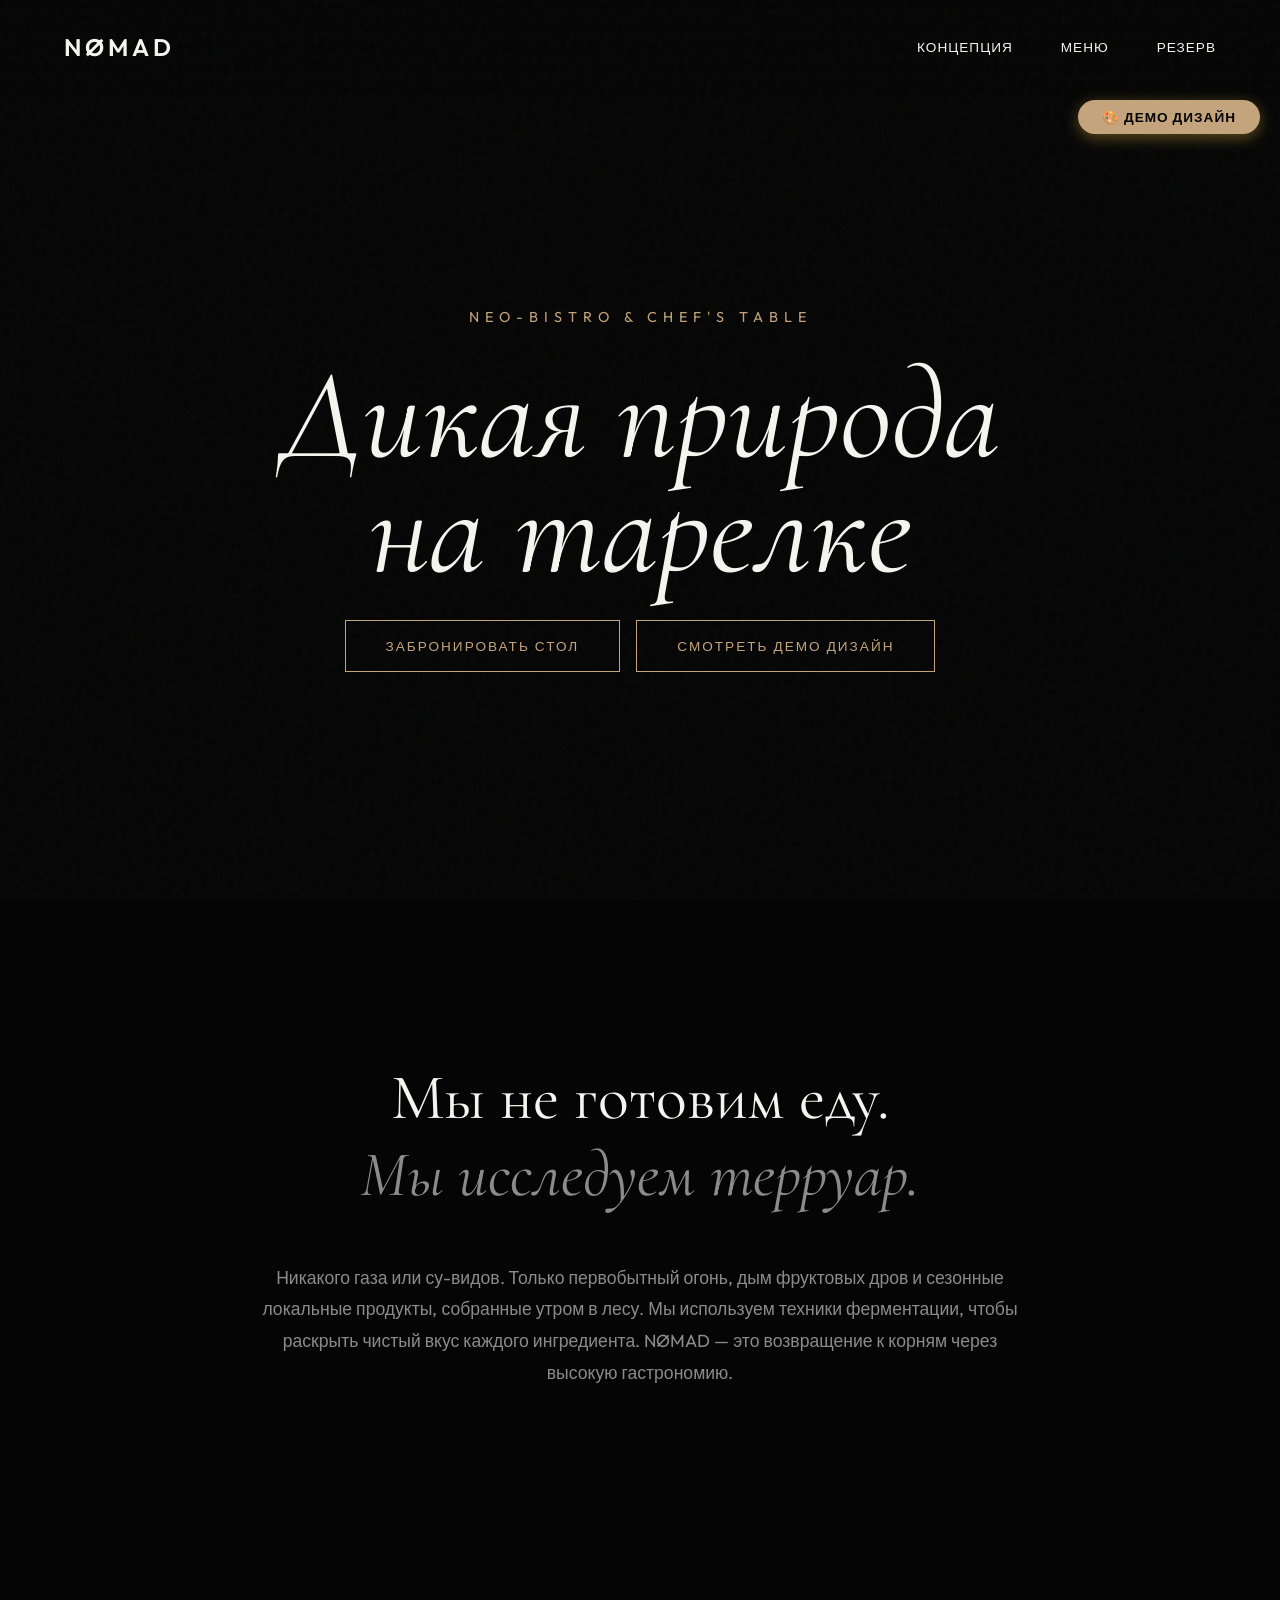
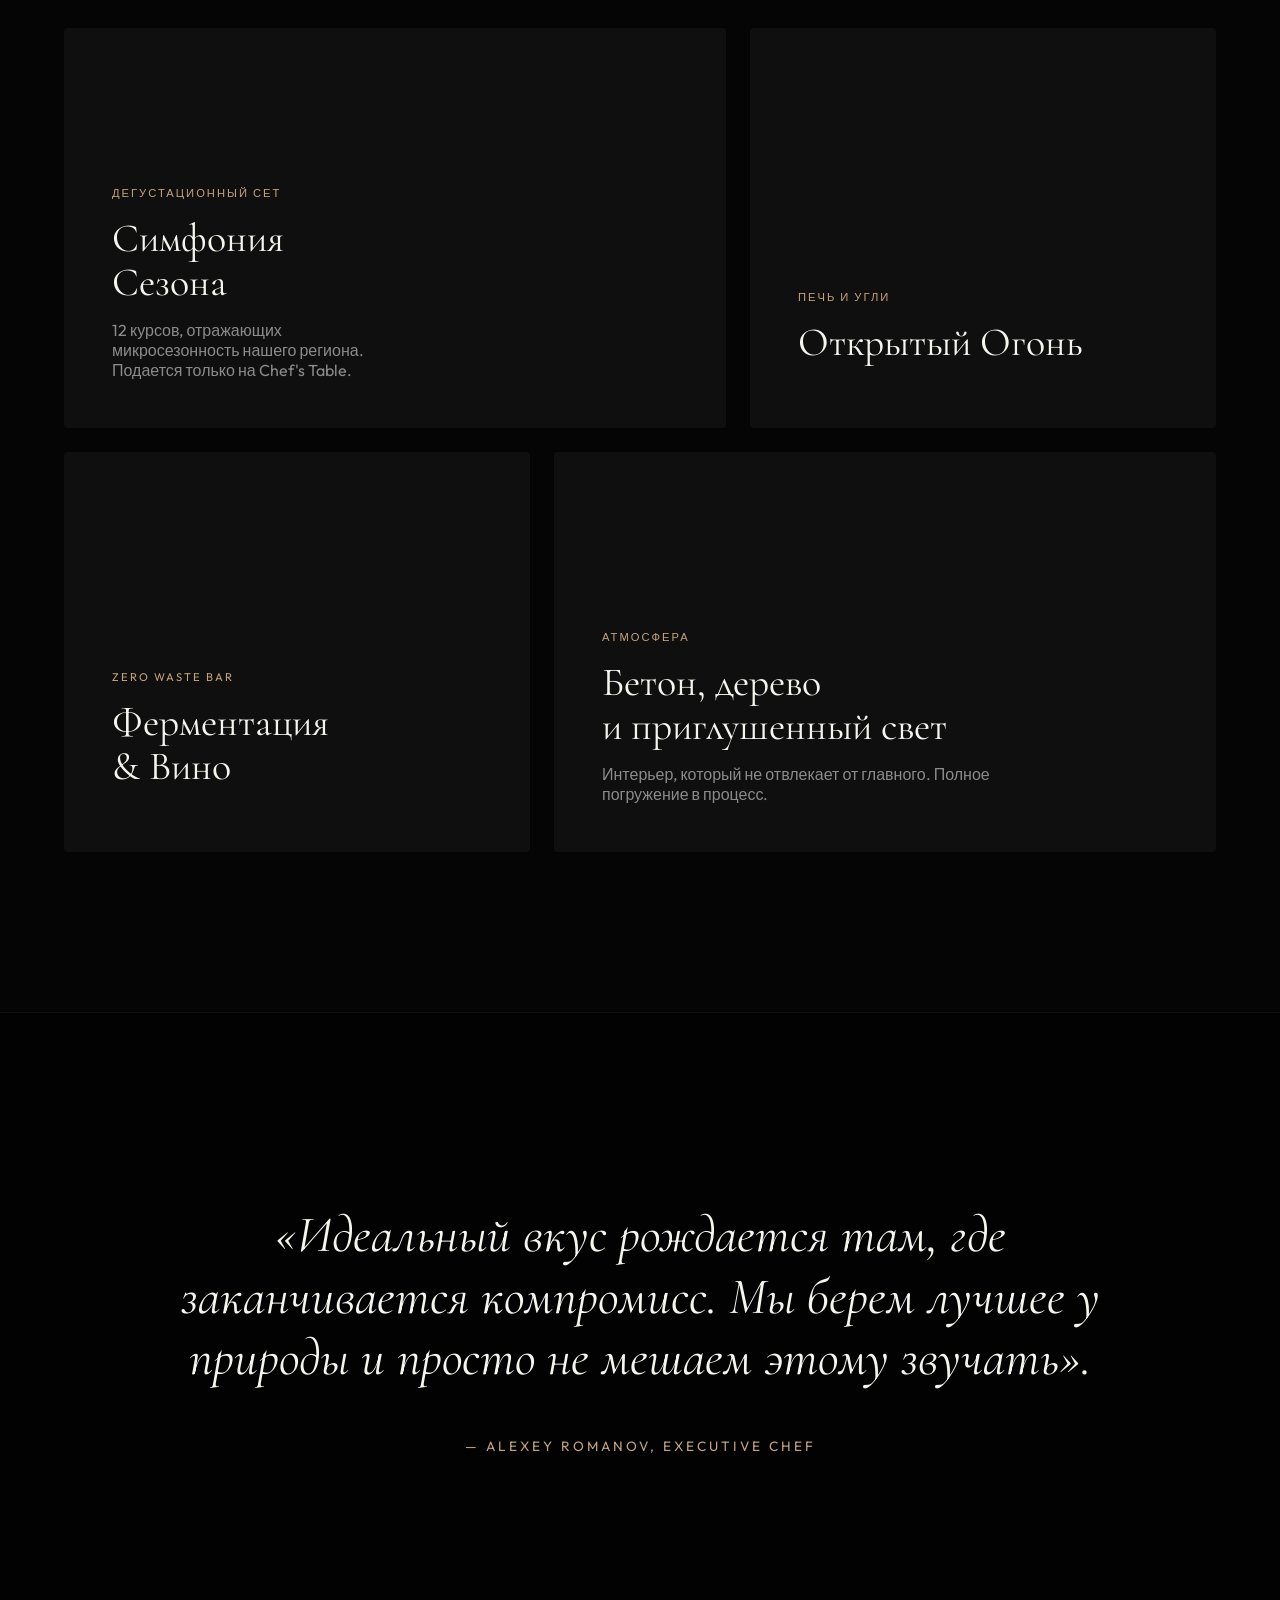
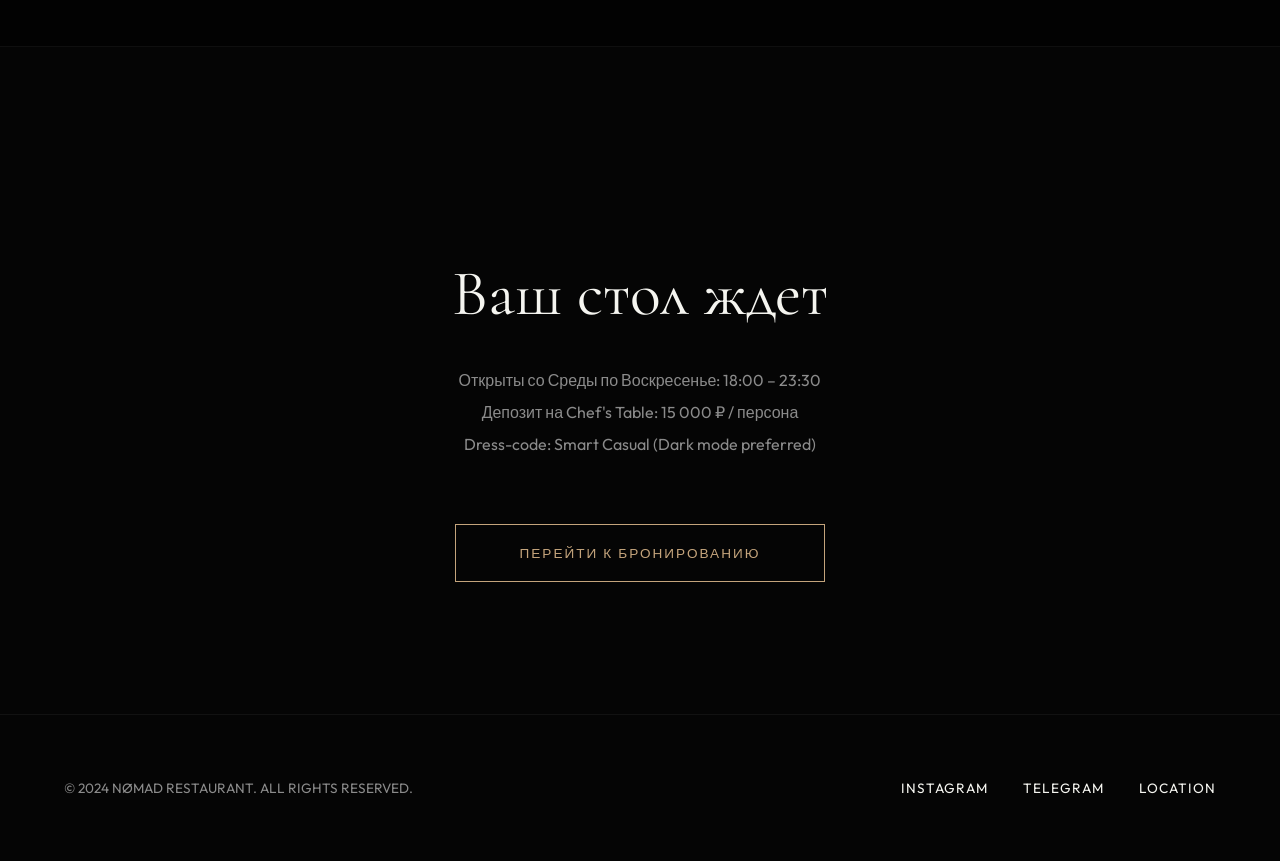
<file: lending_simply/nomad.html>
<!DOCTYPE html>
<html lang="ru">
<head>
    <meta charset="UTF-8">
    <meta name="viewport" content="width=device-width, initial-scale=1.0">
    <title>NØMAD | Neo-Bistro & Chef's Table</title>
    <!-- Шрифты: Cormorant Garamond для эстетики и Outfit для современной базы -->
    <link href="https://fonts.googleapis.com/css2?family=Cormorant+Garamond:ital,wght@0,400;0,600;1,400;1,600&family=Outfit:wght@300;400;500;600&display=swap" rel="stylesheet">
    
    <style>
        :root {
            --bg: #050505;
            --surface: #0f0f0f;
            --text-main: #f5f5f0;
            --text-muted: #8b8b8b;
            --accent: #c4a47c; /* Приглушенное золото/медь */
            
            --font-serif: 'Cormorant Garamond', serif;
            --font-sans: 'Outfit', sans-serif;
        }

        * {
            margin: 0;
            padding: 0;
            box-sizing: border-box;
        }

        body {
            background-color: var(--bg);
            color: var(--text-main);
            font-family: var(--font-sans);
            overflow-x: hidden;
            -webkit-font-smoothing: antialiased;
        }

        /* Тонкий шум для текстуры "дорогого глянца" */
        body::after {
            content: "";
            position: fixed;
            top: 0; left: 0; width: 100vw; height: 100vh;
            background-image: url("data:image/svg+xml,%3Csvg viewBox='0 0 200 200' xmlns='http://www.w3.org/2000/svg'%3E%3Cfilter id='noiseFilter'%3E%3CfeTurbulence type='fractalNoise' baseFrequency='0.8' numOctaves='3' stitchTiles='stitch'/%3E%3C/filter%3E%3Crect width='100%25' height='100%25' filter='url(%23noiseFilter)' opacity='0.03'/%3E%3C/svg%3E");
            pointer-events: none;
            z-index: 9999;
        }

        h1, h2, h3, .serif {
            font-family: var(--font-serif);
            font-weight: 400;
        }

        /* --- КНОПКИ --- */
        .btn {
            display: inline-block;
            padding: 1rem 2.5rem;
            border: 1px solid var(--accent);
            color: var(--accent);
            text-decoration: none;
            font-family: var(--font-sans);
            font-size: 0.85rem;
            font-weight: 500;
            text-transform: uppercase;
            letter-spacing: 2px;
            background: transparent;
            cursor: pointer;
            transition: all 0.4s ease;
            position: relative;
            overflow: hidden;
        }

        .btn:hover {
            background: var(--accent);
            color: var(--bg);
        }

        /* --- HEADER --- */
        header {
            position: fixed;
            top: 0; width: 100%;
            padding: 2rem 5%;
            display: flex;
            justify-content: space-between;
            align-items: center;
            z-index: 100;
            background: linear-gradient(to bottom, rgba(5,5,5,0.9) 0%, rgba(5,5,5,0) 100%);
        }

        .logo {
            font-family: var(--font-sans);
            font-size: 1.5rem;
            font-weight: 600;
            letter-spacing: 4px;
        }

        .nav-links {
            display: flex;
            gap: 3rem;
            font-size: 0.85rem;
            text-transform: uppercase;
            letter-spacing: 1px;
        }

        .nav-links a {
            color: var(--text-main);
            text-decoration: none;
            transition: color 0.3s;
        }

        .nav-links a:hover { color: var(--accent); }

        /* --- DEMO BADGE --- */
        .demo-badge {
            position: fixed;
            top: 100px;
            right: 20px;
            background: var(--accent);
            color: #000;
            padding: 0.5rem 1.5rem;
            border-radius: 100px;
            font-size: 0.85rem;
            font-weight: 600;
            text-transform: uppercase;
            letter-spacing: 1px;
            z-index: 1000;
            box-shadow: 0 4px 15px rgba(212, 175, 55, 0.4);
        }

        .return-btn {
            position: fixed;
            bottom: 30px;
            right: 20px;
            background: var(--text-main);
            color: var(--bg);
            padding: 1rem 2rem;
            border-radius: 100px;
            font-size: 0.9rem;
            font-weight: 600;
            z-index: 1000;
            box-shadow: 0 4px 20px rgba(0,0,0,0.2);
            transition: all 0.3s ease;
            text-decoration: none;
        }

        .return-btn:hover {
            background: var(--accent);
            color: #000;
            transform: translateY(-2px);
        }

        /* --- HERO --- */
        .hero {
            height: 100vh;
            position: relative;
            display: flex;
            align-items: center;
            justify-content: center;
            text-align: center;
        }

        .hero-bg {
            position: absolute;
            top: 0; left: 0; width: 100%; height: 100%;
            background-image: url('https://images.unsplash.com/photo-1559339352-11d035aa65de?q=80&w=1920&auto=format&fit=crop');
            background-size: cover;
            background-position: center;
            z-index: -2;
        }

        .hero-overlay {
            position: absolute;
            top: 0; left: 0; width: 100%; height: 100%;
            background: linear-gradient(45deg, rgba(5,5,5,0.9) 0%, rgba(5,5,5,0.4) 100%);
            z-index: -1;
        }

        .hero-content {
            display: flex;
            flex-direction: column;
            align-items: center;
            margin-top: 5rem;
        }

        .hero-subtitle {
            font-size: 0.9rem;
            letter-spacing: 6px;
            text-transform: uppercase;
            color: var(--accent);
            margin-bottom: 2rem;
        }

        .hero h1 {
            font-size: clamp(4rem, 10vw, 8rem);
            line-height: 0.9;
            margin-bottom: 2rem;
            font-style: italic;
        }

        /* --- MANIFESTO --- */
        .manifesto {
            padding: 10rem 5%;
            text-align: center;
            max-width: 900px;
            margin: 0 auto;
        }

        .manifesto h2 {
            font-size: clamp(2rem, 5vw, 4rem);
            line-height: 1.2;
            margin-bottom: 3rem;
        }

        .manifesto h2 span { color: var(--text-muted); font-style: italic; }

        .manifesto p {
            font-family: var(--font-sans);
            font-size: 1.1rem;
            color: var(--text-muted);
            line-height: 1.8;
        }

        /* --- BENTO EXPERIENCE GRID --- */
        .experience {
            padding: 5rem 5%;
            max-width: 1400px;
            margin: 0 auto;
        }

        .bento-grid {
            display: grid;
            grid-template-columns: repeat(12, 1fr);
            grid-template-rows: repeat(2, minmax(400px, auto));
            gap: 1.5rem;
        }

        .bento-item {
            position: relative;
            border-radius: 4px;
            overflow: hidden;
            display: flex;
            flex-direction: column;
            justify-content: flex-end;
            padding: 3rem;
            background: var(--surface);
            transition: transform 0.5s ease;
            text-decoration: none;
            color: var(--text-main);
        }

        .bento-item:hover { transform: translateY(-5px); }

        .bento-bg {
            position: absolute;
            top: 0; left: 0; width: 100%; height: 100%;
            background-size: cover;
            background-position: center;
            opacity: 0.4;
            transition: opacity 0.5s ease, transform 0.8s ease;
            z-index: 0;
        }

        .bento-item:hover .bento-bg {
            opacity: 0.6;
            transform: scale(1.05);
        }

        .bento-content {
            position: relative;
            z-index: 1;
        }

        .bento-tag {
            font-size: 0.7rem;
            letter-spacing: 2px;
            text-transform: uppercase;
            color: var(--accent);
            margin-bottom: 1rem;
            display: inline-block;
        }

        .bento-item h3 {
            font-size: 2.5rem;
            margin-bottom: 1rem;
            line-height: 1.1;
        }

        /* Размеры карточек в сетке */
        .item-1 { grid-column: 1 / 8; grid-row: 1; }
        .item-2 { grid-column: 8 / 13; grid-row: 1; }
        .item-3 { grid-column: 1 / 6; grid-row: 2; }
        .item-4 { grid-column: 6 / 13; grid-row: 2; }

        @media (max-width: 900px) {
            .item-1, .item-2, .item-3, .item-4 {
                grid-column: 1 / 13;
                min-height: 400px;
            }
        }

        /* --- QUOTE SECTION --- */
        .quote-section {
            padding: 12rem 5%;
            display: flex;
            justify-content: center;
            align-items: center;
            background: #020202;
            border-top: 1px solid rgba(255,255,255,0.05);
            border-bottom: 1px solid rgba(255,255,255,0.05);
            margin: 5rem 0;
        }

        .quote-text {
            font-size: clamp(2rem, 4vw, 3.5rem);
            font-family: var(--font-serif);
            font-style: italic;
            text-align: center;
            max-width: 1000px;
            line-height: 1.2;
        }

        .quote-author {
            display: block;
            font-family: var(--font-sans);
            font-size: 0.85rem;
            letter-spacing: 3px;
            text-transform: uppercase;
            color: var(--accent);
            margin-top: 3rem;
            font-style: normal;
        }

        /* --- BOOKING --- */
        .booking {
            padding: 8rem 5%;
            text-align: center;
        }

        .booking h2 {
            font-size: 4rem;
            margin-bottom: 2rem;
        }

        .booking-details {
            font-family: var(--font-sans);
            margin-bottom: 4rem;
            color: var(--text-muted);
            line-height: 2;
        }

        /* --- FOOTER --- */
        footer {
            padding: 4rem 5%;
            display: flex;
            justify-content: space-between;
            align-items: center;
            border-top: 1px solid rgba(255,255,255,0.05);
            font-size: 0.85rem;
            color: var(--text-muted);
        }

        .footer-socials a {
            color: var(--text-main);
            text-decoration: none;
            margin-left: 2rem;
            text-transform: uppercase;
            letter-spacing: 1px;
            transition: 0.3s;
        }
        
        .footer-socials a:hover { color: var(--accent); }

    </style>
</head>
<body>

    <div class="demo-badge">🎨 Демо дизайн</div>
     

    <header>
        <div class="logo">NØMAD</div>
        <nav class="nav-links">
            <a href="#concept">Концепция</a>
            <a href="#menu">Меню</a>
            <a href="#booking">Резерв</a>
        </nav>
    </header>

    <section class="hero">
        <div class="hero-bg"></div>
        <div class="hero-overlay"></div>
        <div class="hero-content">
            <div class="hero-subtitle">Neo-Bistro & Chef's Table</div>
            <h1>Дикая природа <br>на тарелке</h1>
            <div style="display: flex; gap: 1rem; justify-content: center; flex-wrap: wrap;">
                <a href="#booking" class="btn">Забронировать стол</a>
                <a href="../index.html#webdev" class="btn" style="background: transparent; border: 1px solid var(--accent);">Смотреть демо дизайн</a>
            </div>
        </div>
    </section>

    <section id="concept" class="manifesto">
        <h2>Мы не готовим еду. <br><span>Мы исследуем терруар.</span></h2>
        <p>Никакого газа или су-видов. Только первобытный огонь, дым фруктовых дров и сезонные локальные продукты, собранные утром в лесу. Мы используем техники ферментации, чтобы раскрыть чистый вкус каждого ингредиента. NØMAD — это возвращение к корням через высокую гастрономию.</p>
    </section>

    <section id="menu" class="experience">
        <div class="bento-grid">
            
            <!-- Сет-меню (Крупный блок) -->
            <a href="#" class="bento-item item-1">
                <div class="bento-bg" style="background-image: url('https://images.unsplash.com/photo-1544025162-8a6620746401?q=80&w=1200&auto=format&fit=crop');"></div>
                <div class="bento-content">
                    <span class="bento-tag">Дегустационный сет</span>
                    <h3>Симфония <br>Сезона</h3>
                    <p style="color: var(--text-muted); max-width: 300px; margin-top: 1rem;">12 курсов, отражающих микросезонность нашего региона. Подается только на Chef's Table.</p>
                </div>
            </a>

            <!-- Огонь (Меньший блок) -->
            <a href="#" class="bento-item item-2">
                <div class="bento-bg" style="background-image: url('https://images.unsplash.com/photo-1555939594-58d7cb561ad1?q=80&w=800&auto=format&fit=crop');"></div>
                <div class="bento-content">
                    <span class="bento-tag">Печь и Угли</span>
                    <h3>Открытый Огонь</h3>
                </div>
            </a>

            <!-- Ферментация -->
            <a href="#" class="bento-item item-3">
                <div class="bento-bg" style="background-image: url('https://images.unsplash.com/photo-1574626002075-80252b4742a1?q=80&w=800&auto=format&fit=crop');"></div>
                <div class="bento-content">
                    <span class="bento-tag">Zero Waste Bar</span>
                    <h3>Ферментация <br>& Вино</h3>
                </div>
            </a>

            <!-- Интерьер / Вайб -->
            <a href="#" class="bento-item item-4">
                <div class="bento-bg" style="background-image: url('https://images.unsplash.com/photo-1514933651103-005eec06c04b?q=80&w=1200&auto=format&fit=crop');"></div>
                <div class="bento-content">
                    <span class="bento-tag">Атмосфера</span>
                    <h3>Бетон, дерево <br>и приглушенный свет</h3>
                    <p style="color: var(--text-muted); max-width: 400px; margin-top: 1rem;">Интерьер, который не отвлекает от главного. Полное погружение в процесс.</p>
                </div>
            </a>

        </div>
    </section>

    <section class="quote-section">
        <div class="quote-text">
            «Идеальный вкус рождается там, где заканчивается компромисс. Мы берем лучшее у природы и просто не мешаем этому звучать».
            <span class="quote-author">— Alexey Romanov, Executive Chef</span>
        </div>
    </section>

    <section id="booking" class="booking">
        <h2>Ваш стол ждет</h2>
        <div class="booking-details">
            Открыты со Среды по Воскресенье: 18:00 – 23:30<br>
            Депозит на Chef's Table: 15 000 ₽ / персона<br>
            Dress-code: Smart Casual (Dark mode preferred)
        </div>
        <a href="#" class="btn" style="padding: 1.2rem 4rem;">Перейти к бронированию</a>
    </section>

    <footer>
        <div>© 2024 NØMAD RESTAURANT. ALL RIGHTS RESERVED.</div>
        <div class="footer-socials">
            <a href="#">Instagram</a>
            <a href="#">Telegram</a>
            <a href="#">Location</a>
        </div>
    </footer>

    <!-- Скрипт плавного скролла -->
    <script>
        document.querySelectorAll('a[href^="#"]').forEach(anchor => {
            anchor.addEventListener('click', function (e) {
                e.preventDefault();
                document.querySelector(this.getAttribute('href')).scrollIntoView({
                    behavior: 'smooth'
                });
            });
        });

        // Обработка якоря при загрузке страницы (для переходов с других страниц)
        window.addEventListener('load', function() {
            if (window.location.hash) {
                const element = document.querySelector(window.location.hash);
                if (element) {
                    setTimeout(() => {
                        element.scrollIntoView({ behavior: 'smooth' });
                    }, 100);
                }
            }
        });
    </script>
</body>
</html>
</file>
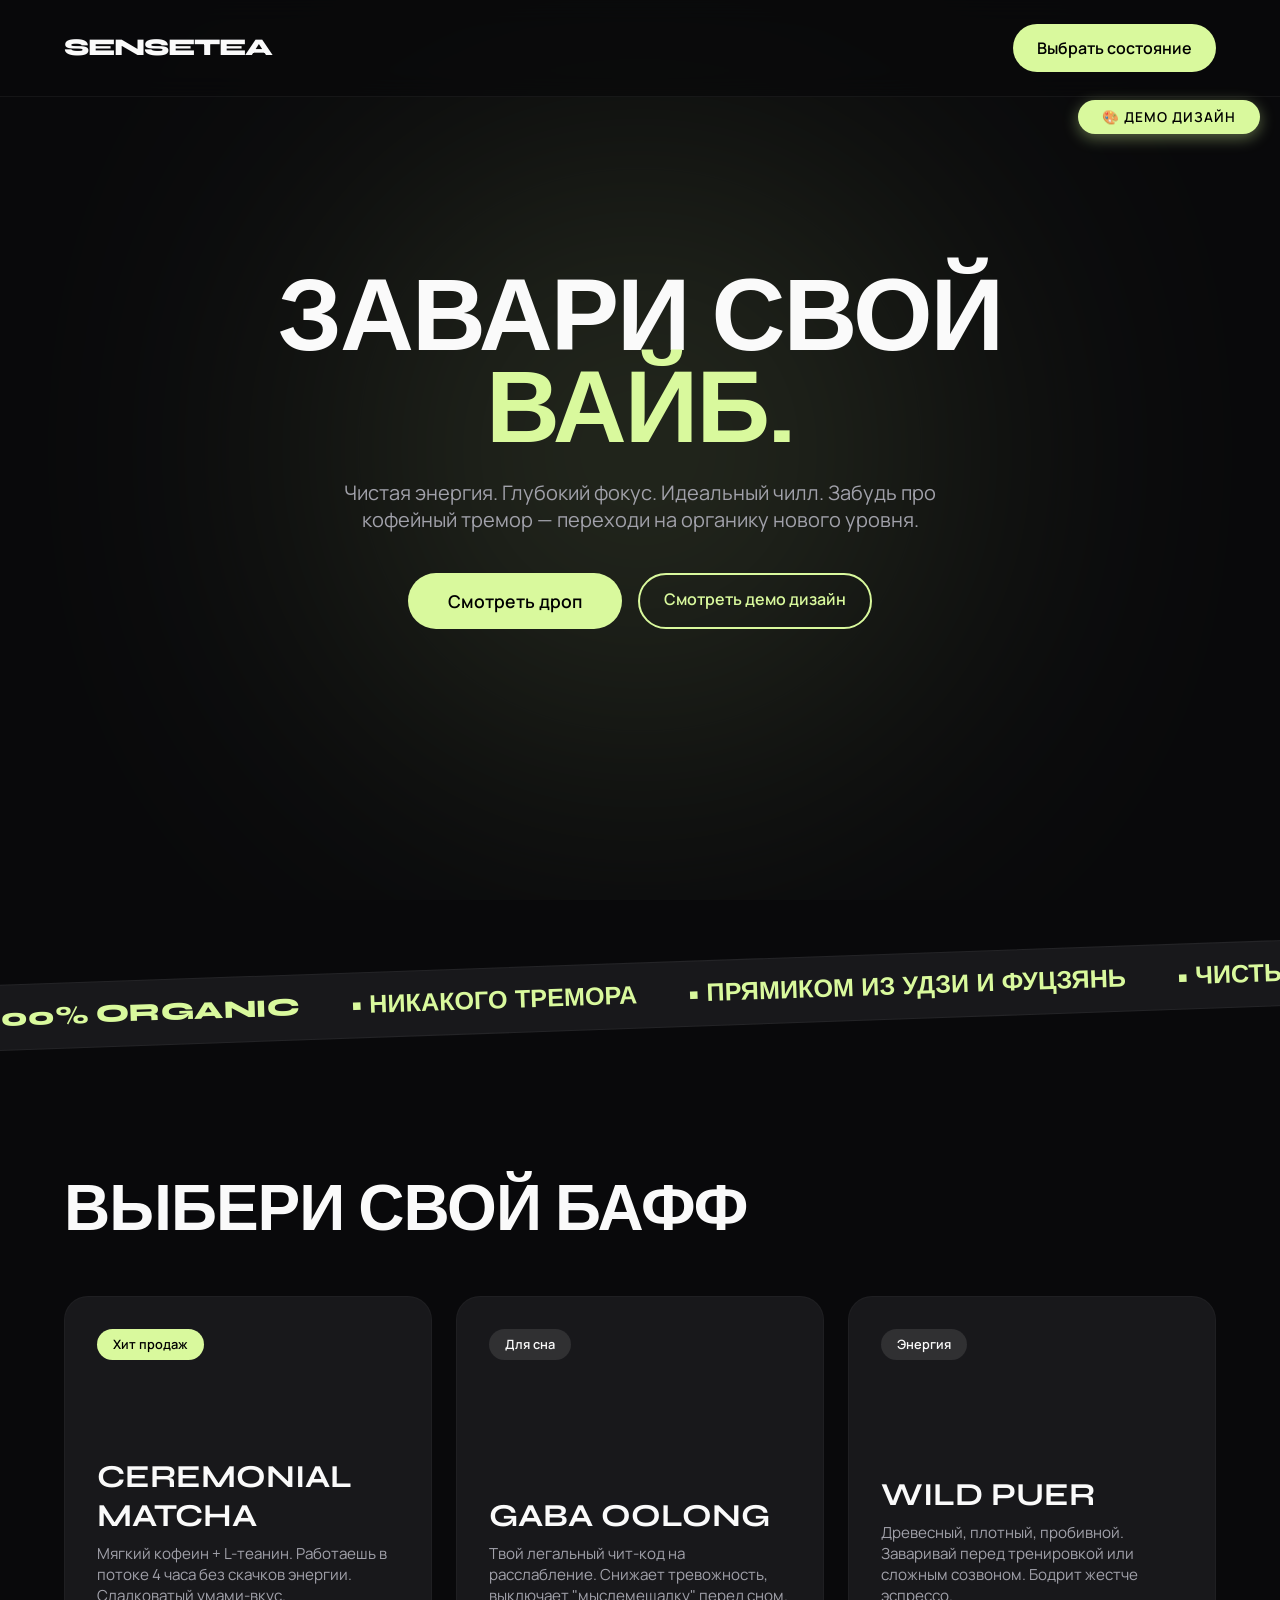
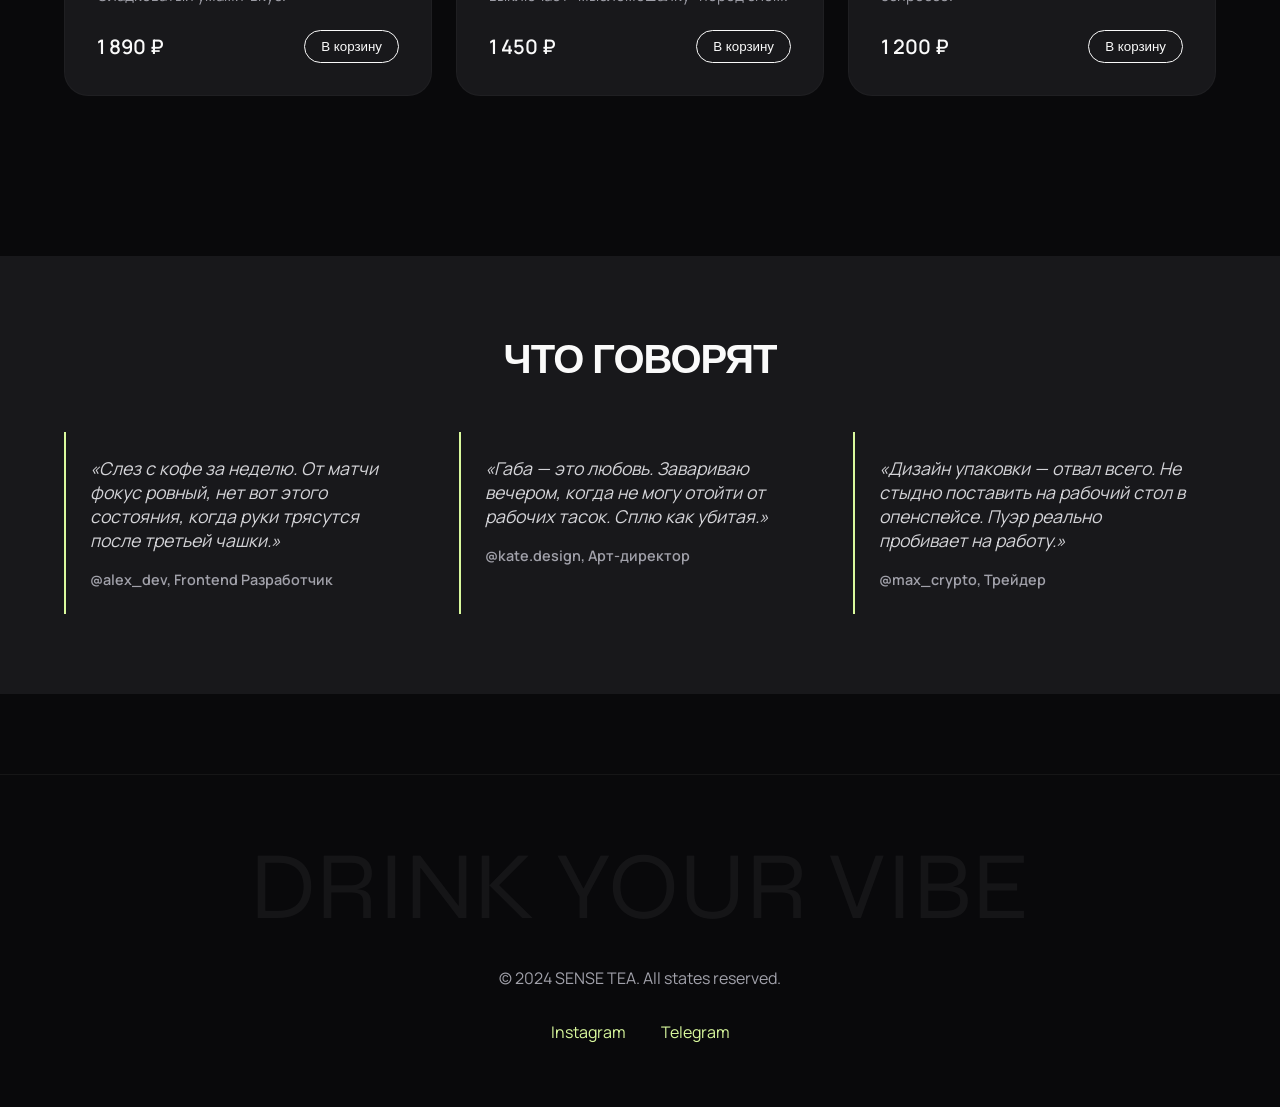
<file: lending_simply/tea1.html>
<!DOCTYPE html>
<html lang="ru">
<head>
    <meta charset="UTF-8">
    <meta name="viewport" content="width=device-width, initial-scale=1.0">
    <title>SENSE | Чай нового поколения</title>
    <!-- Подключаем современные шрифты -->
    <link href="https://fonts.googleapis.com/css2?family=Manrope:wght@400;500;600&family=Syne:wght@600;800&display=swap" rel="stylesheet">
    <style>
        :root {
            --bg: #09090b;
            --surface: #18181b;
            --surface-hover: #27272a;
            --text-main: #fafafa;
            --text-muted: #a1a1aa;
            --accent: #d9f99d; /* Неоновый матча-зеленый */
            --accent-glow: rgba(217, 249, 157, 0.4);
        }

        * {
            margin: 0;
            padding: 0;
            box-sizing: border-box;
        }

        body {
            background-color: var(--bg);
            color: var(--text-main);
            font-family: 'Manrope', sans-serif;
            overflow-x: hidden;
            -webkit-font-smoothing: antialiased;
        }

        h1, h2, h3, .brand {
            font-family: 'Syne', sans-serif;
        }

        /* --- HEADER --- */
        header {
            position: fixed;
            top: 0;
            width: 100%;
            padding: 1.5rem 5%;
            display: flex;
            justify-content: space-between;
            align-items: center;
            background: rgba(9, 9, 11, 0.7);
            backdrop-filter: blur(12px);
            z-index: 100;
            border-bottom: 1px solid rgba(255,255,255,0.05);
        }

        .brand {
            font-size: 1.5rem;
            font-weight: 800;
            letter-spacing: -1px;
            text-transform: uppercase;
        }

        .btn-primary {
            background: var(--accent);
            color: #000;
            padding: 0.8rem 1.5rem;
            border-radius: 100px;
            text-decoration: none;
            font-weight: 600;
            transition: all 0.3s ease;
            display: inline-block;
        }

        .btn-primary:hover {
            box-shadow: 0 0 20px var(--accent-glow);
            transform: translateY(-2px);
        }

        /* --- DEMO BADGE --- */
        .demo-badge {
            position: fixed;
            top: 100px;
            right: 20px;
            background: var(--accent);
            color: #000;
            padding: 0.5rem 1.5rem;
            border-radius: 100px;
            font-size: 0.85rem;
            font-weight: 600;
            text-transform: uppercase;
            letter-spacing: 1px;
            z-index: 1000;
            box-shadow: 0 4px 15px rgba(217, 249, 157, 0.4);
        }

        .return-btn {
            position: fixed;
            bottom: 30px;
            right: 20px;
            background: var(--text-main);
            color: var(--bg);
            padding: 1rem 2rem;
            border-radius: 100px;
            font-size: 0.9rem;
            font-weight: 600;
            z-index: 1000;
            box-shadow: 0 4px 20px rgba(0,0,0,0.2);
            transition: all 0.3s ease;
            text-decoration: none;
        }

        .return-btn:hover {
            background: var(--accent);
            color: #000;
            transform: translateY(-2px);
        }

        /* --- HERO SECTION --- */
        .hero {
            min-height: 100vh;
            display: flex;
            flex-direction: column;
            justify-content: center;
            align-items: center;
            text-align: center;
            padding: 0 5%;
            position: relative;
            overflow: hidden;
        }

        /* Фоновое свечение */
        .hero::before {
            content: '';
            position: absolute;
            width: 600px;
            height: 600px;
            background: var(--accent);
            filter: blur(150px);
            opacity: 0.15;
            border-radius: 50%;
            top: 50%;
            left: 50%;
            transform: translate(-50%, -50%);
            z-index: -1;
        }

        .hero h1 {
            font-size: clamp(3rem, 8vw, 7rem);
            line-height: 0.9;
            letter-spacing: -2px;
            margin-bottom: 1.5rem;
        }

        .hero h1 span {
            color: var(--accent);
        }

        .hero p {
            font-size: clamp(1rem, 2vw, 1.25rem);
            color: var(--text-muted);
            max-width: 600px;
            margin-bottom: 2.5rem;
        }

        /* --- MARQUEE (Бегущая строка) --- */
        .marquee-wrapper {
            background: var(--surface);
            padding: 1rem 0;
            overflow: hidden;
            border-top: 1px solid rgba(255,255,255,0.05);
            border-bottom: 1px solid rgba(255,255,255,0.05);
            transform: rotate(-2deg) scale(1.05);
            margin: 4rem 0;
        }

        .marquee {
            display: flex;
            white-space: nowrap;
            animation: scroll 20s linear infinite;
        }

        .marquee span {
            font-family: 'Syne', sans-serif;
            font-size: 1.5rem;
            font-weight: 800;
            text-transform: uppercase;
            margin-right: 3rem;
            color: var(--accent);
        }

        @keyframes scroll {
            0% { transform: translateX(0); }
            100% { transform: translateX(-50%); }
        }

        /* --- BENTO GRID (Витрина) --- */
        .products {
            padding: 5rem 5%;
            max-width: 1400px;
            margin: 0 auto;
        }

        .section-title {
            font-size: clamp(2rem, 5vw, 4rem);
            margin-bottom: 3rem;
            letter-spacing: -1px;
        }

        .bento-grid {
            display: grid;
            grid-template-columns: repeat(auto-fit, minmax(300px, 1fr));
            gap: 1.5rem;
        }

        .bento-card {
            background: var(--surface);
            border-radius: 24px;
            padding: 2rem;
            position: relative;
            overflow: hidden;
            transition: all 0.3s ease;
            border: 1px solid rgba(255,255,255,0.03);
            display: flex;
            flex-direction: column;
            justify-content: space-between;
            min-height: 400px;
        }

        .bento-card:hover {
            background: var(--surface-hover);
            transform: translateY(-5px);
            border-color: rgba(217, 249, 157, 0.3);
        }

        .card-tag {
            background: rgba(255,255,255,0.1);
            padding: 0.4rem 1rem;
            border-radius: 100px;
            font-size: 0.8rem;
            font-weight: 600;
            width: fit-content;
            margin-bottom: auto;
        }

        .card-tag.accent { background: var(--accent); color: #000; }

        .card-content {
            margin-top: 2rem;
            z-index: 2;
        }

        .card-content h3 {
            font-size: 2rem;
            margin-bottom: 0.5rem;
        }

        .card-content p {
            color: var(--text-muted);
            margin-bottom: 1.5rem;
            font-size: 0.95rem;
        }

        .price-row {
            display: flex;
            justify-content: space-between;
            align-items: center;
        }

        .price {
            font-size: 1.25rem;
            font-weight: 600;
        }

        .btn-buy {
            background: transparent;
            color: var(--text-main);
            border: 1px solid var(--text-main);
            padding: 0.5rem 1rem;
            border-radius: 100px;
            cursor: pointer;
            transition: 0.3s;
        }

        .btn-buy:hover {
            background: var(--text-main);
            color: #000;
        }

        /* Имитация изображений для карточек */
        .card-bg {
            position: absolute;
            top: 0;
            right: 0;
            width: 60%;
            height: 60%;
            background-size: cover;
            background-position: center;
            opacity: 0.4;
            border-radius: 0 24px 0 100px;
            mask-image: linear-gradient(to bottom left, black, transparent);
            -webkit-mask-image: linear-gradient(to bottom left, black, transparent);
        }

        /* --- SOCIAL PROOF --- */
        .reviews {
            padding: 5rem 5%;
            background: var(--surface);
            margin-top: 5rem;
        }

        .reviews-grid {
            display: grid;
            grid-template-columns: repeat(auto-fit, minmax(250px, 1fr));
            gap: 2rem;
            max-width: 1200px;
            margin: 0 auto;
        }

        .review-card {
            padding: 1.5rem;
            border-left: 2px solid var(--accent);
        }

        .review-card p {
            font-size: 1.1rem;
            font-style: italic;
            margin-bottom: 1rem;
            color: #d4d4d8;
        }

        .review-author {
            font-size: 0.9rem;
            color: var(--text-muted);
            font-weight: 600;
        }

        /* --- FOOTER --- */
        footer {
            padding: 4rem 5%;
            text-align: center;
            border-top: 1px solid rgba(255,255,255,0.05);
            margin-top: 5rem;
        }

        .footer-large {
            font-family: 'Syne', sans-serif;
            font-size: clamp(2rem, 8vw, 6rem);
            color: rgba(255,255,255,0.05);
            line-height: 1;
            margin-bottom: 2rem;
        }

    </style>
</head>
<body>

    <div class="demo-badge">🎨 Демо дизайн</div>
     

    <header>
        <div class="brand">SENSEtea</div>
        <a href="#shop" class="btn-primary">Выбрать состояние</a>
    </header>

    <section class="hero">
        <h1>ЗАВАРИ СВОЙ<br><span>ВАЙБ.</span></h1>
        <p>Чистая энергия. Глубокий фокус. Идеальный чилл. Забудь про кофейный тремор — переходи на органику нового уровня.</p>
        <div style="display: flex; gap: 1rem; justify-content: center; flex-wrap: wrap;">
            <a href="#shop" class="btn-primary" style="padding: 1rem 2.5rem; font-size: 1.1rem;">Смотреть дроп</a>
            <a href="../index.html#webdev" class="btn-primary" style="background: transparent; border: 2px solid var(--accent); color: var(--accent);">Смотреть демо дизайн</a>
        </div>
    </section>

    <div class="marquee-wrapper">
        <div class="marquee">
            <span>• 100% ORGANIC</span>
            <span>• НИКАКОГО ТРЕМОРА</span>
            <span>• ПРЯМИКОМ ИЗ УДЗИ И ФУЦЗЯНЬ</span>
            <span>• ЧИСТЫЙ ФОКУС</span>
            <span>• BIOHACKING</span>
            <!-- Дублируем для бесконечной прокрутки -->
            <span>• 100% ORGANIC</span>
            <span>• НИКАКОГО ТРЕМОРА</span>
            <span>• ПРЯМИКОМ ИЗ УДЗИ И ФУЦЗЯНЬ</span>
            <span>• ЧИСТЫЙ ФОКУС</span>
            <span>• BIOHACKING</span>
        </div>
    </div>

    <section id="shop" class="products">
        <h2 class="section-title">ВЫБЕРИ СВОЙ БАФФ</h2>
        
        <div class="bento-grid">
            <!-- Карточка 1 -->
            <div class="bento-card">
                <div class="card-bg" style="background-image: url('https://www.chadoteahouse.com/cdn/shop/products/matcha_img3_b9e5c026-4292-4396-ac83-ec882c78dfb0.jpg?v=1632623986');"></div>
                <div class="card-tag accent">Хит продаж</div>
                <div class="card-content">
                    <h3>CEREMONIAL MATCHA</h3>
                    <p>Мягкий кофеин + L-теанин. Работаешь в потоке 4 часа без скачков энергии. Сладковатый умами-вкус.</p>
                    <div class="price-row">
                        <span class="price">1 890 ₽</span>
                        <button class="btn-buy">В корзину</button>
                    </div>
                </div>
            </div>

            <!-- Карточка 2 -->
            <div class="bento-card">
                <div class="card-bg" style="background-image: url('https://images.unsplash.com/photo-1576092768241-dec231879fc3?q=80&w=600&auto=format&fit=crop');"></div>
                <div class="card-tag">Для сна</div>
                <div class="card-content">
                    <h3>GABA OOLONG</h3>
                    <p>Твой легальный чит-код на расслабление. Снижает тревожность, выключает "мыслемешалку" перед сном.</p>
                    <div class="price-row">
                        <span class="price">1 450 ₽</span>
                        <button class="btn-buy">В корзину</button>
                    </div>
                </div>
            </div>

            <!-- Карточка 3 -->
            <div class="bento-card">
                <div class="card-bg" style="background-image: url('https://images.unsplash.com/photo-1597481499750-3e6b22637e12?q=80&w=600&auto=format&fit=crop');"></div>
                <div class="card-tag">Энергия</div>
                <div class="card-content">
                    <h3>WILD PUER</h3>
                    <p>Древесный, плотный, пробивной. Заваривай перед тренировкой или сложным созвоном. Бодрит жестче эспрессо.</p>
                    <div class="price-row">
                        <span class="price">1 200 ₽</span>
                        <button class="btn-buy">В корзину</button>
                    </div>
                </div>
            </div>
        </div>
    </section>

    <section class="reviews">
        <h2 class="section-title" style="text-align: center; font-size: 2.5rem;">ЧТО ГОВОРЯТ</h2>
        <div class="reviews-grid">
            <div class="review-card">
                <p>«Слез с кофе за неделю. От матчи фокус ровный, нет вот этого состояния, когда руки трясутся после третьей чашки.»</p>
                <span class="review-author">@alex_dev, Frontend Разработчик</span>
            </div>
            <div class="review-card">
                <p>«Габа — это любовь. Завариваю вечером, когда не могу отойти от рабочих тасок. Сплю как убитая.»</p>
                <span class="review-author">@kate.design, Арт-директор</span>
            </div>
            <div class="review-card">
                <p>«Дизайн упаковки — отвал всего. Не стыдно поставить на рабочий стол в опенспейсе. Пуэр реально пробивает на работу.»</p>
                <span class="review-author">@max_crypto, Трейдер</span>
            </div>
        </div>
    </section>

    <footer>
        <div class="footer-large">DRINK YOUR VIBE</div>
        <p style="color: var(--text-muted); margin-bottom: 2rem;">© 2024 SENSE TEA. All states reserved.</p>
        <div>
            <a href="#" style="color: var(--accent); text-decoration: none; margin: 0 1rem;">Instagram</a>
            <a href="#" style="color: var(--accent); text-decoration: none; margin: 0 1rem;">Telegram</a>
        </div>
    </footer>

    <!-- Простой скрипт для плавного скролла -->
    <script>
        document.querySelectorAll('a[href^="#"]').forEach(anchor => {
            anchor.addEventListener('click', function (e) {
                e.preventDefault();
                document.querySelector(this.getAttribute('href')).scrollIntoView({
                    behavior: 'smooth'
                });
            });
        });

        // Обработка якоря при загрузке страницы (для переходов с других страниц)
        window.addEventListener('load', function() {
            if (window.location.hash) {
                const element = document.querySelector(window.location.hash);
                if (element) {
                    setTimeout(() => {
                        element.scrollIntoView({ behavior: 'smooth' });
                    }, 100);
                }
            }
        });
    </script>
</body>
</html>
</file>
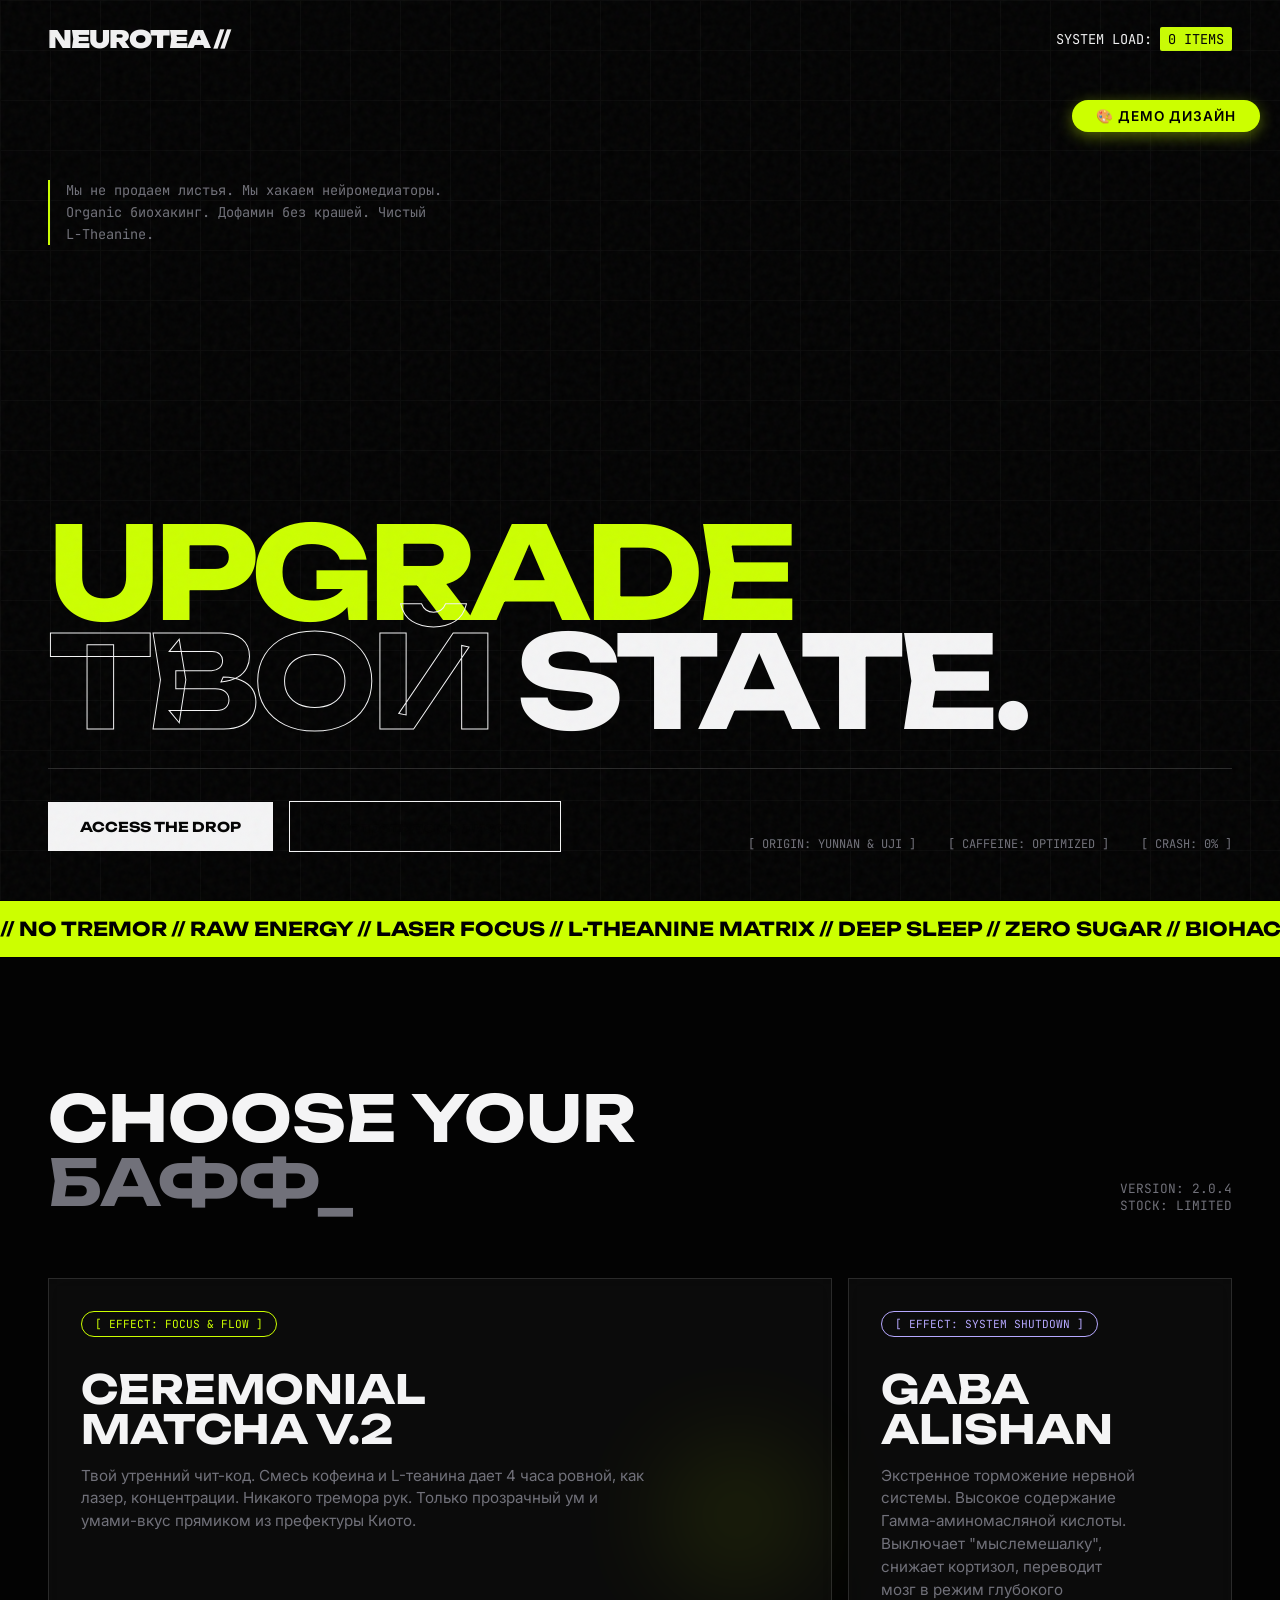
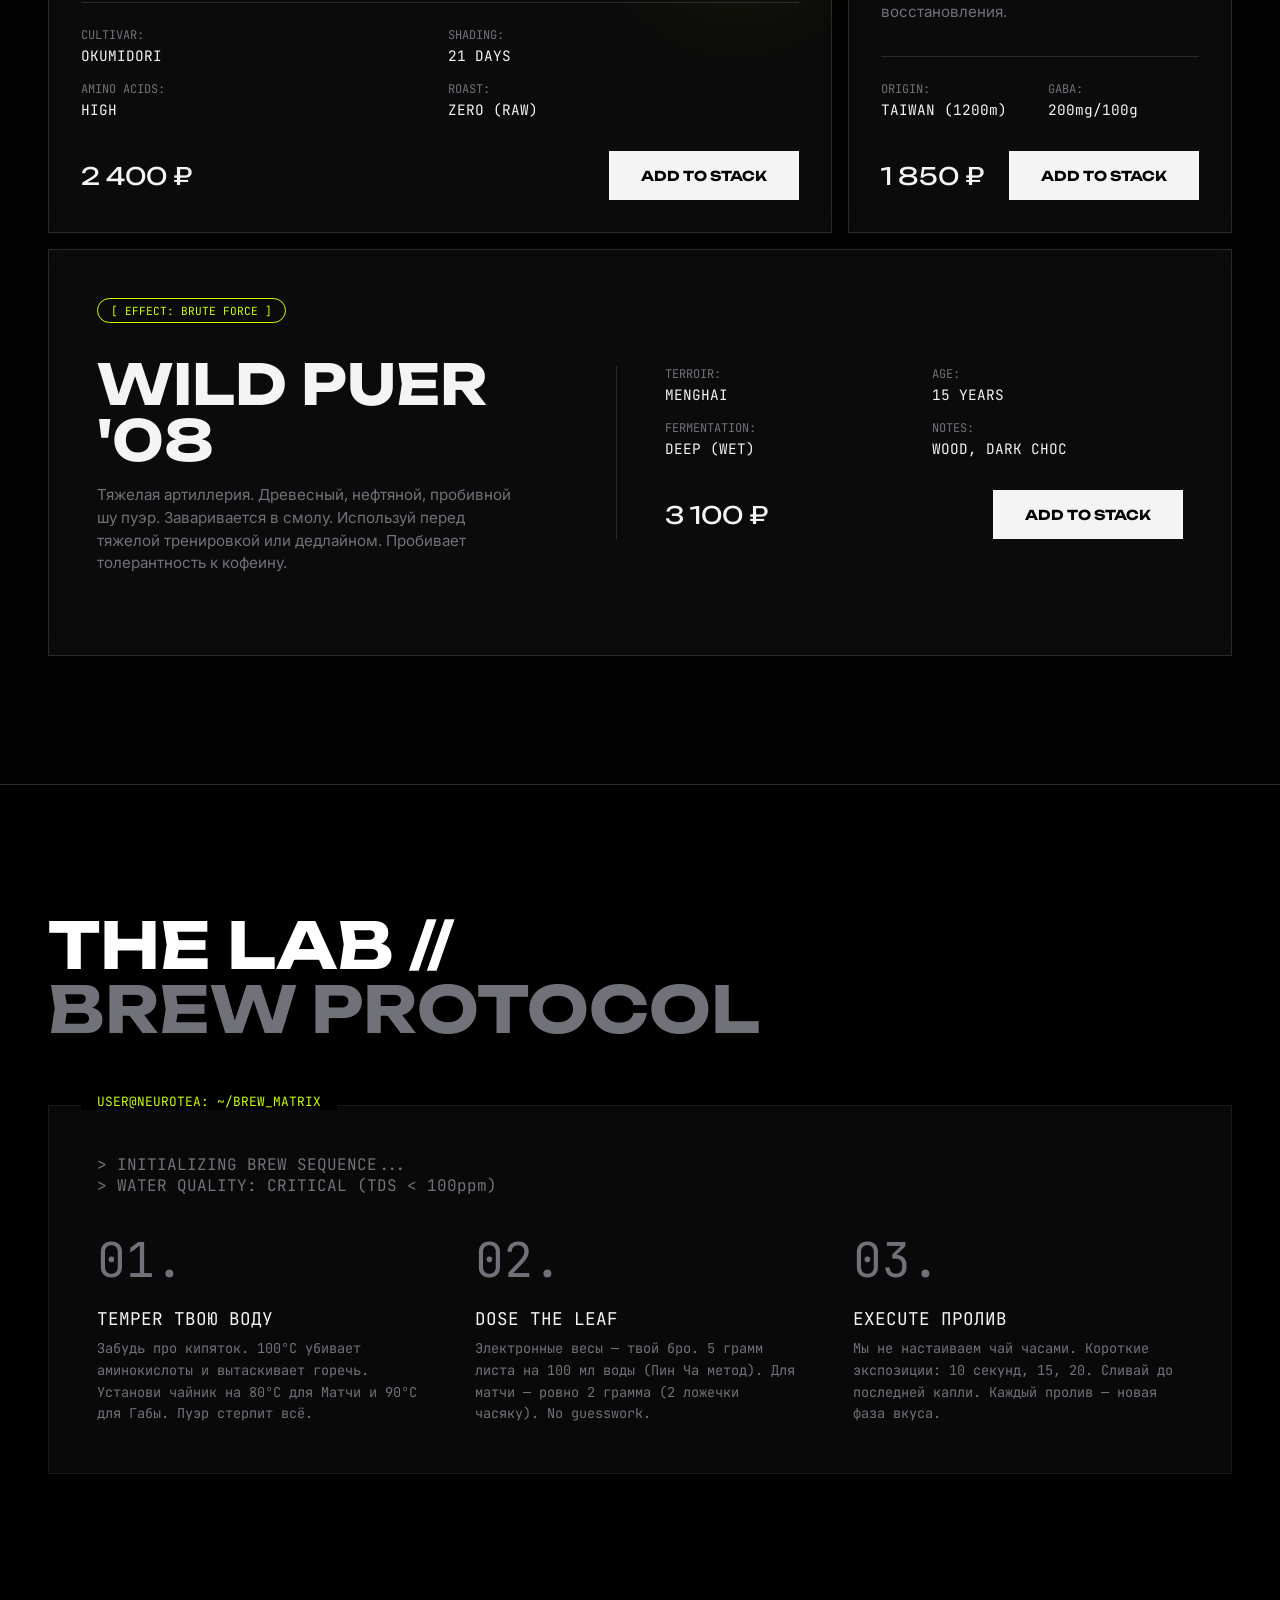
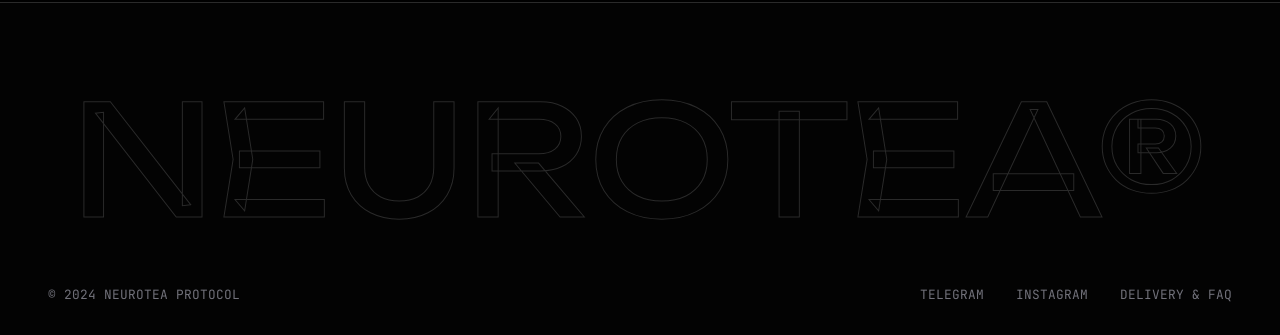
<file: lending_simply/tea2.html>
<!DOCTYPE html>
<html lang="ru">
<head>
    <meta charset="UTF-8">
    <meta name="viewport" content="width=device-width, initial-scale=1.0">
    <title>NEUROTEA | Upgrade Твой State</title>
    <!-- Ультрасовременные шрифты: Unbounded для акцентов, JetBrains Mono для тех. данных, Inter для базы -->
    <link href="https://fonts.googleapis.com/css2?family=Inter:wght@400;500;600&family=JetBrains+Mono:wght@400;700&family=Unbounded:wght@400;700;900&display=swap" rel="stylesheet">
    
    <style>
        :root {
            --bg: #030303;
            --surface: #121212;
            --border: #2a2a2a;
            --acid: #CCFF00; /* Кислотно-зеленый (Energy) */
            --lavender: #b6a8ff; /* Лавандовый (Chill) */
            --text-main: #f4f4f5;
            --text-muted: #71717a;
            
            --font-display: 'Unbounded', sans-serif;
            --font-mono: 'JetBrains Mono', monospace;
            --font-base: 'Inter', sans-serif;
        }

        * {
            margin: 0;
            padding: 0;
            box-sizing: border-box;
        }

        body {
            background-color: var(--bg);
            color: var(--text-main);
            font-family: var(--font-base);
            overflow-x: hidden;
            -webkit-font-smoothing: antialiased;
        }

        /* Эффект визуального шума на весь сайт */
        body::before {
            content: "";
            position: fixed;
            top: 0; left: 0; width: 100vw; height: 100vh;
            background-image: url("data:image/svg+xml,%3Csvg viewBox='0 0 200 200' xmlns='http://www.w3.org/2000/svg'%3E%3Cfilter id='noiseFilter'%3E%3CfeTurbulence type='fractalNoise' baseFrequency='0.65' numOctaves='3' stitchTiles='stitch'/%3E%3C/filter%3E%3Crect width='100%25' height='100%25' filter='url(%23noiseFilter)'/%3E%3C/svg%3E");
            opacity: 0.04;
            pointer-events: none;
            z-index: 999;
        }

        /* --- ГЛОБАЛЬНЫЕ СТИЛИ --- */
        h1, h2, h3, .display-text {
            font-family: var(--font-display);
            text-transform: uppercase;
        }

        .mono { font-family: var(--font-mono); }

        .btn {
            background: var(--text-main);
            color: var(--bg);
            border: none;
            padding: 1rem 2rem;
            font-family: var(--font-display);
            font-size: 0.85rem;
            font-weight: 700;
            cursor: pointer;
            border-radius: 0; /* Острые углы */
            transition: 0.3s cubic-bezier(0.25, 1, 0.5, 1);
            position: relative;
            overflow: hidden;
            display: inline-block;
            text-decoration: none;
        }

        .btn::after {
            content: '>> INITIALIZE';
            position: absolute;
            top: 100%;
            left: 0;
            width: 100%;
            height: 100%;
            background: var(--acid);
            color: #000;
            display: flex;
            align-items: center;
            justify-content: center;
            transition: top 0.3s cubic-bezier(0.25, 1, 0.5, 1);
        }

        .btn:hover::after { top: 0; }

        /* Сетка как элемент дизайна */
        .grid-bg {
            position: fixed;
            top: 0; left: 0; width: 100vw; height: 100vh;
            background-image: linear-gradient(var(--border) 1px, transparent 1px),
                              linear-gradient(90deg, var(--border) 1px, transparent 1px);
            background-size: 50px 50px;
            opacity: 0.2;
            z-index: -1;
        }

        /* --- HEADER --- */
        header {
            position: fixed;
            top: 0; width: 100%;
            display: flex;
            justify-content: space-between;
            align-items: center;
            padding: 1.5rem 3rem;
            mix-blend-mode: difference; /* Инверсия на светлом фоне */
            z-index: 100;
        }

        .logo {
            font-family: var(--font-display);
            font-weight: 900;
            font-size: 1.5rem;
            letter-spacing: -1px;
        }

        .cart-status {
            font-family: var(--font-mono);
            font-size: 0.85rem;
            display: flex;
            align-items: center;
            gap: 0.5rem;
        }
        
        .cart-status span {
            background: var(--acid);
            color: #000;
            padding: 0.2rem 0.5rem;
            border-radius: 2px;
        }

        /* --- DEMO BADGE --- */
        .demo-badge {
            position: fixed;
            top: 100px;
            right: 20px;
            background: var(--acid);
            color: #000;
            padding: 0.5rem 1.5rem;
            border-radius: 100px;
            font-size: 0.85rem;
            font-weight: 600;
            text-transform: uppercase;
            letter-spacing: 1px;
            z-index: 1000;
            box-shadow: 0 4px 15px rgba(204, 255, 0, 0.4);
        }

        .return-btn {
            position: fixed;
            bottom: 30px;
            right: 20px;
            background: var(--text-main);
            color: var(--bg);
            padding: 1rem 2rem;
            border-radius: 0;
            font-size: 0.9rem;
            font-weight: 600;
            z-index: 1000;
            box-shadow: 0 4px 20px rgba(0,0,0,0.2);
            transition: all 0.3s ease;
            text-decoration: none;
        }

        .return-btn:hover {
            background: var(--acid);
            color: #000;
            transform: translateY(-2px);
        }

        /* --- HERO --- */
        .hero {
            height: 100vh;
            display: flex;
            flex-direction: column;
            justify-content: flex-end;
            padding: 3rem;
            position: relative;
        }

        .hero-top {
            position: absolute;
            top: 20%;
            left: 3rem;
            max-width: 400px;
        }

        .hero-top p {
            font-family: var(--font-mono);
            color: var(--text-muted);
            font-size: 0.85rem;
            line-height: 1.6;
            border-left: 2px solid var(--acid);
            padding-left: 1rem;
        }

        .hero-title {
            font-size: clamp(3rem, 10vw, 9rem);
            line-height: 0.85;
            letter-spacing: -0.05em;
            margin-bottom: 2rem;
            z-index: 2;
        }

        .hero-title .en { color: var(--acid); }
        .hero-title .ru { -webkit-text-stroke: 1px var(--text-main); color: transparent; }

        .hero-bottom {
            display: flex;
            justify-content: space-between;
            align-items: flex-end;
            border-top: 1px solid var(--border);
            padding-top: 2rem;
        }

        .specs {
            display: flex;
            gap: 2rem;
            font-family: var(--font-mono);
            font-size: 0.75rem;
            color: var(--text-muted);
        }

        /* --- MARQUEE --- */
        .marquee {
            width: 100%;
            background: var(--acid);
            color: #000;
            padding: 1rem 0;
            overflow: hidden;
            white-space: nowrap;
            font-family: var(--font-display);
            font-weight: 700;
            font-size: 1.2rem;
            border-top: 1px solid #000;
            border-bottom: 1px solid #000;
            display: flex;
        }
        .marquee-content {
            animation: marquee 15s linear infinite;
        }
        @keyframes marquee {
            0% { transform: translateX(0); }
            100% { transform: translateX(-50%); }
        }

        /* --- SHOP DROP (Брутальная сетка) --- */
        .drop-section {
            padding: 8rem 3rem;
        }

        .section-header {
            display: flex;
            justify-content: space-between;
            align-items: flex-end;
            margin-bottom: 4rem;
        }

        .section-title {
            font-size: clamp(2rem, 5vw, 4rem);
            line-height: 1;
        }
        .section-title span { color: var(--text-muted); }

        .grid-bento {
            display: grid;
            grid-template-columns: repeat(12, 1fr);
            gap: 1rem;
        }

        .card {
            background: rgba(18, 18, 18, 0.6);
            border: 1px solid var(--border);
            padding: 2rem;
            position: relative;
            display: flex;
            flex-direction: column;
            backdrop-filter: blur(10px);
            transition: border-color 0.3s;
        }

        .card:hover { border-color: var(--acid); }

        .card-large { grid-column: span 8; min-height: 500px; }
        .card-medium { grid-column: span 4; min-height: 500px; }
        .card-wide { grid-column: span 12; display: flex; flex-direction: row; align-items: center; justify-content: space-between; padding: 3rem; }

        @media(max-width: 1024px) {
            .card-large, .card-medium { grid-column: span 12; }
            .card-wide { flex-direction: column; align-items: flex-start; gap: 2rem; }
        }

        .tag {
            font-family: var(--font-mono);
            font-size: 0.7rem;
            padding: 0.3rem 0.8rem;
            border-radius: 100px;
            border: 1px solid currentColor;
            display: inline-block;
            margin-bottom: 2rem;
            align-self: flex-start;
        }

        .tag.focus { color: var(--acid); }
        .tag.chill { color: var(--lavender); }

        .card h3 {
            font-size: 2.5rem;
            margin-bottom: 1rem;
            line-height: 1;
        }

        .card p {
            color: var(--text-muted);
            margin-bottom: 2rem;
            font-size: 0.95rem;
            line-height: 1.5;
            max-width: 80%;
        }

        .data-matrix {
            margin-top: auto;
            border-top: 1px solid var(--border);
            padding-top: 1.5rem;
            display: grid;
            grid-template-columns: 1fr 1fr;
            gap: 1rem;
            font-family: var(--font-mono);
            font-size: 0.75rem;
        }

        .data-item span { display: block; color: var(--text-muted); margin-bottom: 0.2rem; }
        .data-item strong { font-size: 0.9rem; font-weight: normal; }

        .card-buy {
            display: flex;
            justify-content: space-between;
            align-items: center;
            margin-top: 2rem;
        }

        .price { font-family: var(--font-display); font-size: 1.5rem; }

        /* Изображения внутри карточек через CSS-паттерны (для скорости и стиля) */
        .card-img-placeholder {
            position: absolute;
            right: -2rem;
            top: 20%;
            width: 250px;
            height: 250px;
            background: radial-gradient(circle, var(--acid) 0%, transparent 70%);
            opacity: 0.1;
            filter: blur(40px);
            z-index: -1;
        }

        /* --- THE LAB (ИНСТРУКЦИЯ) --- */
        .lab-section {
            padding: 8rem 3rem;
            background: #000;
            border-top: 1px solid var(--border);
        }

        .terminal {
            background: #090909;
            border: 1px solid #1a1a1a;
            padding: 3rem;
            font-family: var(--font-mono);
            position: relative;
        }

        .terminal::before {
            content: "USER@NEUROTEA: ~/BREW_MATRIX";
            position: absolute;
            top: -0.8rem; left: 2rem;
            background: #000;
            padding: 0 1rem;
            color: var(--acid);
            font-size: 0.8rem;
        }

        .step-grid {
            display: grid;
            grid-template-columns: repeat(auto-fit, minmax(250px, 1fr));
            gap: 3rem;
            margin-top: 2rem;
        }

        .step-num { color: var(--text-muted); font-size: 3rem; margin-bottom: 1rem; }
        .step-title { color: var(--text-main); font-size: 1.1rem; margin-bottom: 0.5rem; text-transform: uppercase; }
        .step-desc { color: var(--text-muted); font-size: 0.85rem; line-height: 1.6; }

        /* --- FOOTER --- */
        footer {
            padding: 6rem 3rem 2rem;
            border-top: 1px solid var(--border);
            text-align: center;
        }

        .giant-footer {
            font-family: var(--font-display);
            font-size: clamp(3rem, 12vw, 15rem);
            line-height: 0.8;
            color: transparent;
            -webkit-text-stroke: 1px var(--border);
            margin-bottom: 4rem;
            white-space: nowrap;
        }

        .giant-footer:hover {
            color: var(--text-main);
            -webkit-text-stroke: 0px;
            transition: 0.3s;
        }

        .footer-links {
            display: flex;
            justify-content: space-between;
            font-family: var(--font-mono);
            font-size: 0.8rem;
            color: var(--text-muted);
        }

        .footer-links a {
            color: inherit;
            text-decoration: none;
            text-transform: uppercase;
        }
        .footer-links a:hover { color: var(--acid); }

    </style>
</head>
<body>

    <div class="demo-badge">🎨 Демо дизайн</div>
     

    <!-- Фоновая сетка -->
    <div class="grid-bg"></div>

    <header>
        <div class="logo">NEUROTEA //</div>
        <div class="cart-status">
            SYSTEM LOAD: <span>0 ITEMS</span>
        </div>
    </header>

    <section class="hero">
        <div class="hero-top">
            <p>Мы не продаем листья. Мы хакаем нейромедиаторы.<br>Organic биохакинг. Дофамин без крашей. Чистый L-Theanine.</p>
        </div>
        
        <h1 class="hero-title">
            <span class="en">UPGRADE</span><br>
            <span class="ru">ТВОЙ</span> STATE.
        </h1>

        <div class="hero-bottom">
            <div style="display: flex; gap: 1rem; align-items: center;">
                <a href="#drop" class="btn">ACCESS THE DROP</a>
                <a href="../index.html#webdev" class="btn" style="background: transparent; border: 1px solid var(--text-main);">Смотреть демо дизайн</a>
            </div>
            <div class="specs">
                <div>[ ORIGIN: YUNNAN & UJI ]</div>
                <div>[ CAFFEINE: OPTIMIZED ]</div>
                <div>[ CRASH: 0% ]</div>
            </div>
        </div>
    </section>

    <!-- Бегущая строка -->
    <div class="marquee">
        <div class="marquee-content">
            // NO TREMOR // RAW ENERGY // LASER FOCUS // L-THEANINE MATRIX // DEEP SLEEP // ZERO SUGAR // BIOHACKING PROTOCOL // NO TREMOR // RAW ENERGY // LASER FOCUS // L-THEANINE MATRIX // DEEP SLEEP // ZERO SUGAR // BIOHACKING PROTOCOL
        </div>
    </div>

    <section id="drop" class="drop-section">
        <div class="section-header">
            <h2 class="section-title">CHOOSE YOUR <br><span>БАФФ_</span></h2>
            <div class="mono" style="color: var(--text-muted); font-size: 0.8rem; text-align: right;">
                VERSION: 2.0.4<br>
                STOCK: LIMITED
            </div>
        </div>

        <div class="grid-bento">
            
            <!-- Продукт 1 (Крупный акцент) -->
            <div class="card card-large">
                <div class="card-img-placeholder"></div>
                <div class="tag focus">[ EFFECT: FOCUS & FLOW ]</div>
                <h3>CEREMONIAL<br>MATCHA V.2</h3>
                <p>Твой утренний чит-код. Смесь кофеина и L-теанина дает 4 часа ровной, как лазер, концентрации. Никакого тремора рук. Только прозрачный ум и умами-вкус прямиком из префектуры Киото.</p>
                
                <div class="data-matrix">
                    <div class="data-item"><span>CULTIVAR:</span><strong>OKUMIDORI</strong></div>
                    <div class="data-item"><span>SHADING:</span><strong>21 DAYS</strong></div>
                    <div class="data-item"><span>AMINO ACIDS:</span><strong>HIGH</strong></div>
                    <div class="data-item"><span>ROAST:</span><strong>ZERO (RAW)</strong></div>
                </div>

                <div class="card-buy">
                    <span class="price">2 400 ₽</span>
                    <button class="btn">ADD TO STACK</button>
                </div>
            </div>

            <!-- Продукт 2 (Для сна) -->
            <div class="card card-medium">
                <div class="tag chill" style="border-color: var(--lavender);">[ EFFECT: SYSTEM SHUTDOWN ]</div>
                <h3>GABA ALISHAN</h3>
                <p>Экстренное торможение нервной системы. Высокое содержание Гамма-аминомасляной кислоты. Выключает "мыслемешалку", снижает кортизол, переводит мозг в режим глубокого восстановления.</p>
                
                <div class="data-matrix">
                    <div class="data-item"><span>ORIGIN:</span><strong>TAIWAN (1200m)</strong></div>
                    <div class="data-item"><span>GABA:</span><strong>200mg/100g</strong></div>
                </div>

                <div class="card-buy">
                    <span class="price">1 850 ₽</span>
                    <button class="btn">ADD TO STACK</button>
                </div>
            </div>

            <!-- Продукт 3 (Мощный энергетик - широкий блок) -->
            <div class="card card-wide">
                <div style="flex: 1;">
                    <div class="tag focus">[ EFFECT: BRUTE FORCE ]</div>
                    <h3 style="font-size: 3.5rem;">WILD PUER '08</h3>
                    <p>Тяжелая артиллерия. Древесный, нефтяной, пробивной шу пуэр. Заваривается в смолу. Используй перед тяжелой тренировкой или дедлайном. Пробивает толерантность к кофеину.</p>
                </div>
                
                <div style="flex: 1; border-left: 1px solid var(--border); padding-left: 3rem;">
                    <div class="data-matrix" style="border: none; padding: 0; margin-bottom: 2rem;">
                        <div class="data-item"><span>TERROIR:</span><strong>MENGHAI</strong></div>
                        <div class="data-item"><span>AGE:</span><strong>15 YEARS</strong></div>
                        <div class="data-item"><span>FERMENTATION:</span><strong>DEEP (WET)</strong></div>
                        <div class="data-item"><span>NOTES:</span><strong>WOOD, DARK CHOC</strong></div>
                    </div>
                    <div class="card-buy" style="margin:0;">
                        <span class="price">3 100 ₽</span>
                        <button class="btn">ADD TO STACK</button>
                    </div>
                </div>
            </div>

        </div>
    </section>

    <section class="lab-section">
        <div class="section-header">
            <h2 class="section-title" style="color: #fff;">THE LAB // <br><span style="color: var(--text-muted)">BREW PROTOCOL</span></h2>
        </div>

        <div class="terminal">
            <div style="color: var(--text-muted); margin-bottom: 2rem;">
                > INITIALIZING BREW SEQUENCE...<br>
                > WATER QUALITY: CRITICAL (TDS < 100ppm)
            </div>

            <div class="step-grid">
                <div>
                    <div class="step-num">01.</div>
                    <div class="step-title">TEMPER ТВОЮ ВОДУ</div>
                    <div class="step-desc">Забудь про кипяток. 100°C убивает аминокислоты и вытаскивает горечь. Установи чайник на 80°C для Матчи и 90°C для Габы. Пуэр стерпит всё.</div>
                </div>
                <div>
                    <div class="step-num">02.</div>
                    <div class="step-title">DOSE THE LEAF</div>
                    <div class="step-desc">Электронные весы — твой бро. 5 грамм листа на 100 мл воды (Пин Ча метод). Для матчи — ровно 2 грамма (2 ложечки часяку). No guesswork.</div>
                </div>
                <div>
                    <div class="step-num">03.</div>
                    <div class="step-title">EXECUTE ПРОЛИВ</div>
                    <div class="step-desc">Мы не настаиваем чай часами. Короткие экспозиции: 10 секунд, 15, 20. Сливай до последней капли. Каждый пролив — новая фаза вкуса.</div>
                </div>
            </div>
        </div>
    </section>

    <footer>
        <div class="giant-footer">NEUROTEA®</div>
        <div class="footer-links">
            <div>© 2024 NEUROTEA PROTOCOL</div>
            <div style="display: flex; gap: 2rem;">
                <a href="#">TELEGRAM</a>
                <a href="#">INSTAGRAM</a>
                <a href="#">DELIVERY & FAQ</a>
            </div>
        </div>
    </footer>

    <!-- Плавный скролл -->
    <script>
        document.querySelectorAll('a[href^="#"]').forEach(anchor => {
            anchor.addEventListener('click', function (e) {
                e.preventDefault();
                document.querySelector(this.getAttribute('href')).scrollIntoView({
                    behavior: 'smooth'
                });
            });
        });

        // Обработка якоря при загрузке страницы (для переходов с других страниц)
        window.addEventListener('load', function() {
            if (window.location.hash) {
                const element = document.querySelector(window.location.hash);
                if (element) {
                    setTimeout(() => {
                        element.scrollIntoView({ behavior: 'smooth' });
                    }, 100);
                }
            }
        });
    </script>
</body>
</html>
</file>
